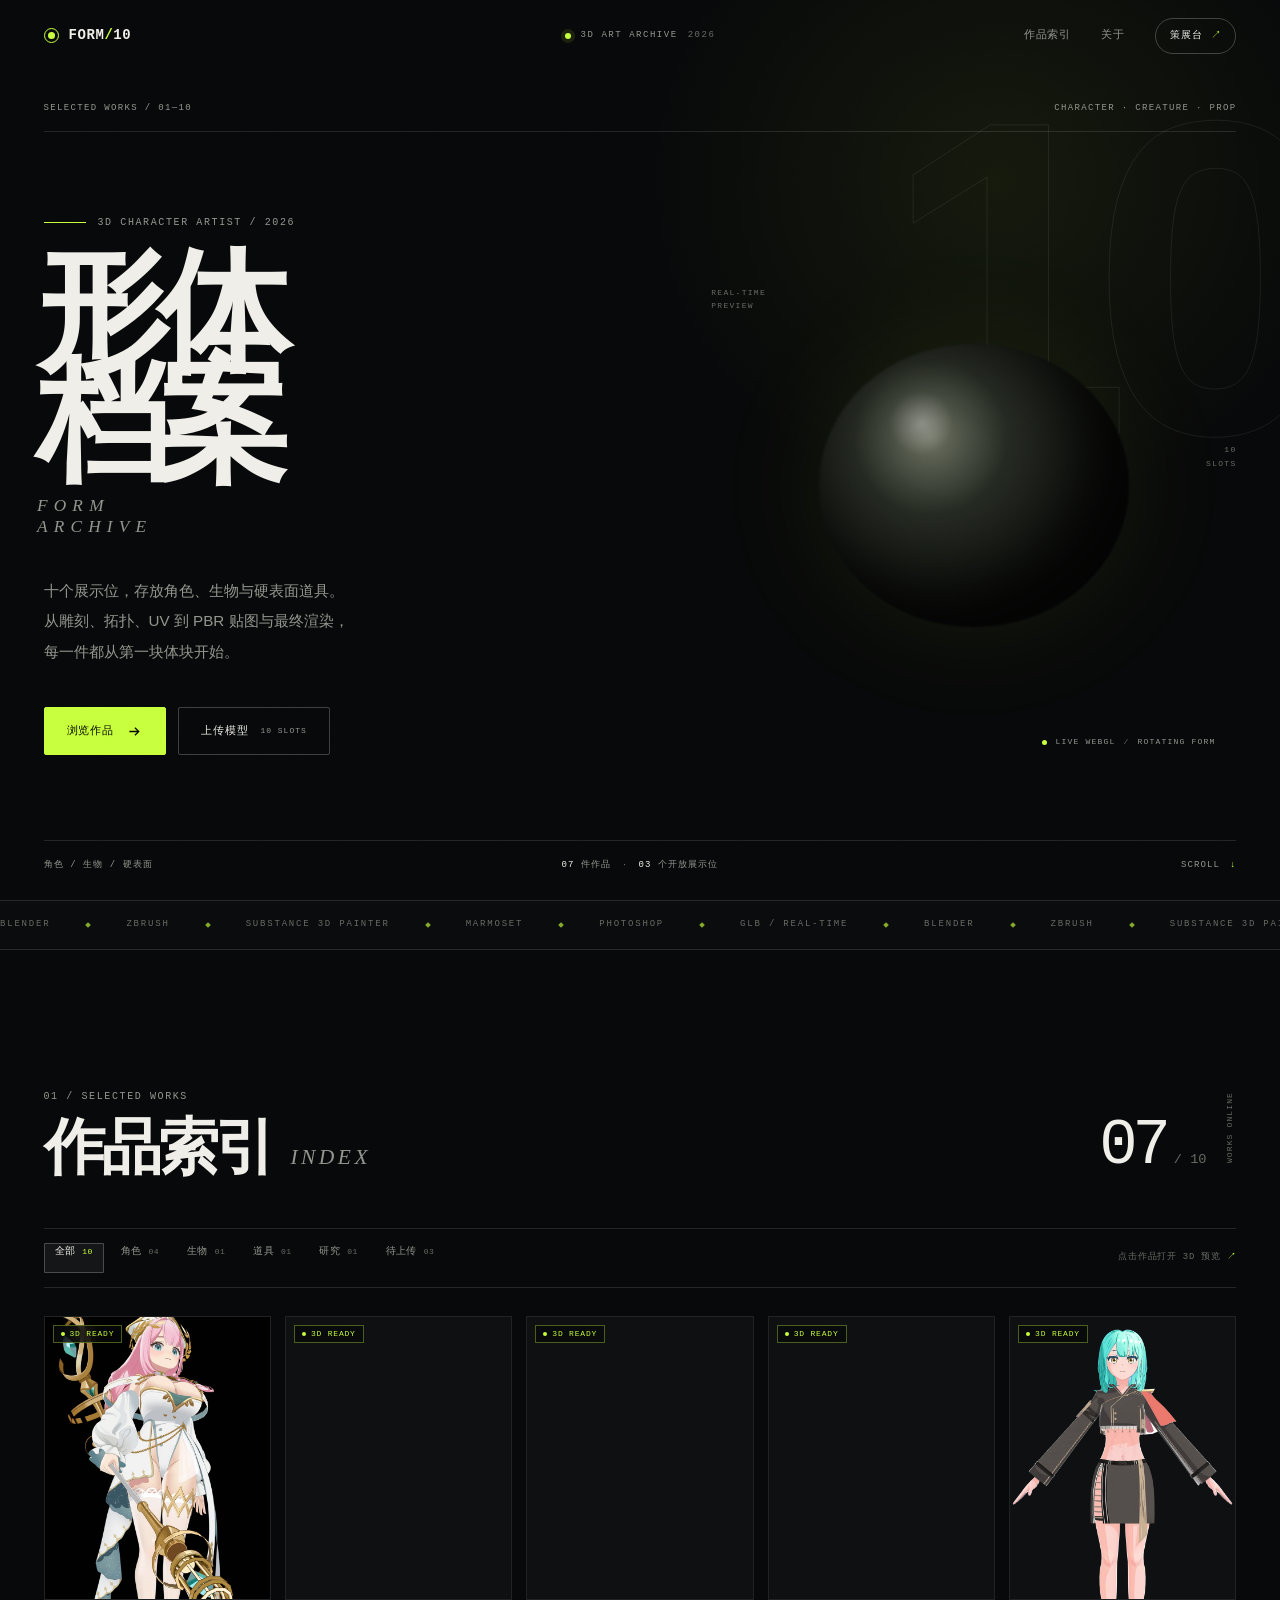
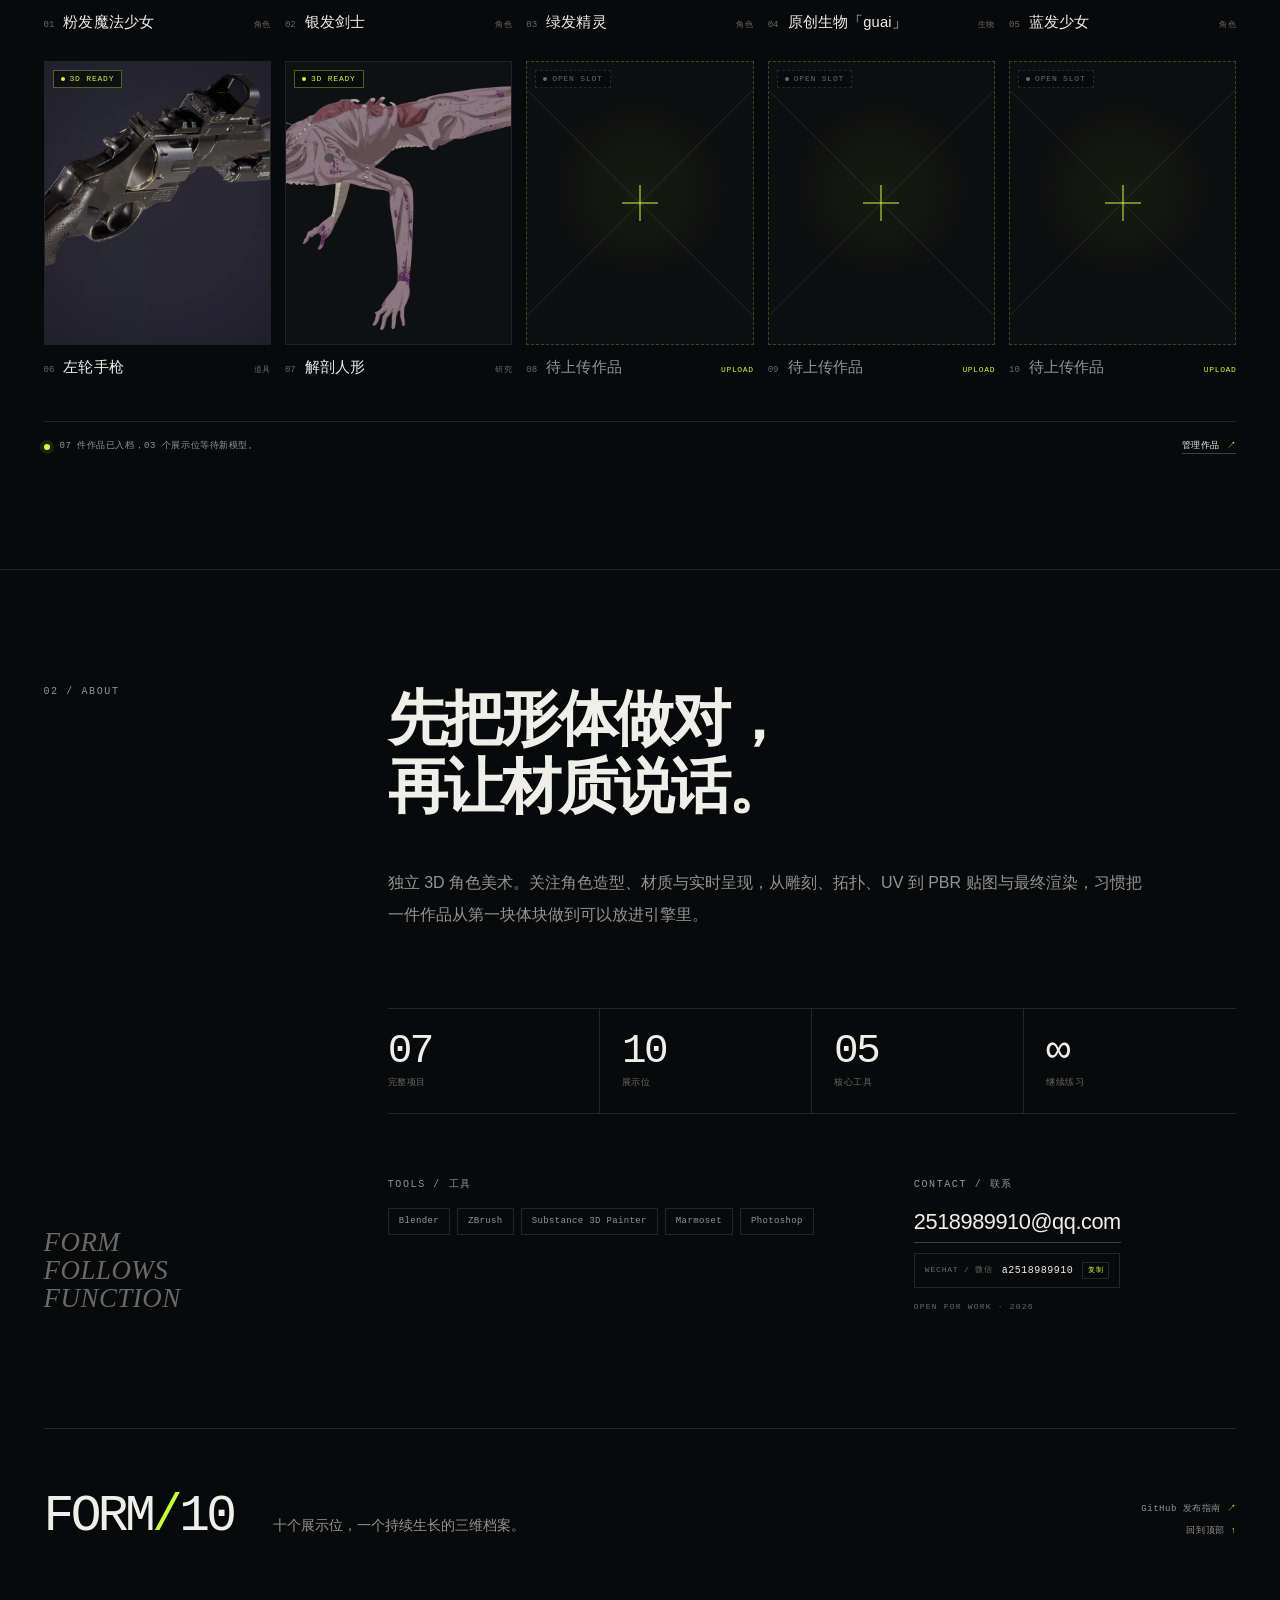
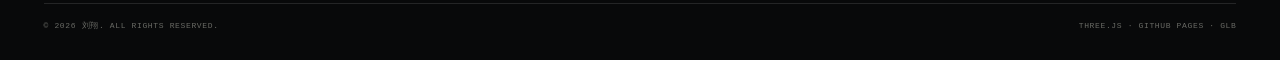
<file: index.html>
<!doctype html>
<html lang="zh-CN">
<head>
  <meta charset="utf-8">
  <meta name="viewport" content="width=device-width, initial-scale=1, viewport-fit=cover">
  <meta name="theme-color" content="#08090a">
  <title>形体档案 FORM / 10 — 3D 角色作品集</title>
  <meta name="description" content="3D 角色、生物与硬表面道具作品档案。十个展示位，支持 GLB 实时 3D 预览，适配电脑与手机操作。">
  <meta property="og:title" content="形体档案 FORM / 10">
  <meta property="og:description" content="3D 角色、生物与硬表面道具作品档案。十个展示位，支持实时 3D 预览。">
  <meta property="og:type" content="website">
  <meta property="og:image" content="assets/og-cover.jpg">
  <meta name="twitter:card" content="summary_large_image">
  <meta name="twitter:image" content="assets/og-cover.jpg">
  <link rel="icon" href="assets/favicon.svg" type="image/svg+xml">
  <link rel="stylesheet" href="css/base.css">
  <link rel="stylesheet" href="css/style.css">
  <link rel="stylesheet" href="css/viewer.css">
  <link rel="stylesheet" href="css/responsive.css">
  <script type="importmap">
    {
      "imports": {
        "three": "./vendor/three/three.module.js",
        "three/addons/": "./vendor/three/addons/"
      }
    }
  </script>
  <script src="vendor/jszip/jszip.min.js" defer></script>
  <script type="module" src="js/app.js"></script>
</head>
<body>
  <a class="skip-link" href="#index">跳到作品索引</a>
  <div class="grain" aria-hidden="true"></div>

  <header class="site-header" id="site-header">
    <a class="brand" href="#top" aria-label="FORM / 10 首页">
      <span class="brand-mark" aria-hidden="true"></span>
      <span class="brand-text">FORM<em>/</em>10</span>
    </a>
    <p class="header-note"><span class="status-dot"></span>3D ART ARCHIVE <span class="header-year">2026</span></p>
    <nav class="site-nav" aria-label="主导航">
      <a href="#index">作品索引</a>
      <a href="#about">关于</a>
      <button class="nav-curator" type="button" data-open-curator>策展台 <span aria-hidden="true">↗</span></button>
    </nav>
    <button class="mobile-curator" type="button" data-open-curator aria-label="打开策展台">
      <span>策展台</span><span aria-hidden="true">↗</span>
    </button>
  </header>

  <main id="top">
    <section class="hero" aria-labelledby="hero-title">
      <div class="hero-backdrop" aria-hidden="true">10</div>
      <div class="hero-rule">
        <p>SELECTED WORKS / 01—10</p>
        <p>CHARACTER · CREATURE · PROP</p>
      </div>

      <div class="hero-grid">
        <div class="hero-copy">
          <p class="eyebrow"><span class="eyebrow-line"></span>3D CHARACTER ARTIST / 2026</p>
          <h1 class="hero-title" id="hero-title">
            <span class="hero-title-cn">形体<br>档案</span>
            <span class="hero-title-en" aria-hidden="true">FORM<br>ARCHIVE</span>
          </h1>
          <p class="hero-lede">十个展示位，存放角色、生物与硬表面道具。<br>从雕刻、拓扑、UV 到 PBR 贴图与最终渲染，<br class="desktop-only">每一件都从第一块体块开始。</p>
          <div class="hero-actions">
            <a class="btn btn-solid" href="#index">
              <span>浏览作品</span>
              <svg viewBox="0 0 20 20" aria-hidden="true"><path d="M4 10h11M10.5 5.5 15 10l-4.5 4.5"/></svg>
            </a>
            <button class="btn btn-ghost" type="button" data-open-curator>
              <span>上传模型</span>
              <span class="btn-sup">10 SLOTS</span>
            </button>
          </div>
        </div>

        <div class="hero-visual-wrap">
          <div class="hero-visual" id="hero-visual" aria-hidden="true">
            <div class="hero-orb"></div>
          </div>
          <div class="hero-visual-meta">
            <span class="live-dot" aria-hidden="true"></span>
            <span>LIVE WEBGL</span>
            <span class="meta-slash">/</span>
            <span>ROTATING FORM</span>
          </div>
          <div class="hero-caption hero-caption-a">REAL-TIME<br>PREVIEW</div>
          <div class="hero-caption hero-caption-b">10<br>SLOTS</div>
        </div>
      </div>

      <div class="hero-foot">
        <p class="hero-foot-left">角色 / 生物 / 硬表面</p>
        <p class="hero-foot-mid"><strong>07</strong> 件作品 <span>·</span> <strong>03</strong> 个开放展示位</p>
        <a class="scroll-cue" href="#index"><span>SCROLL</span><span aria-hidden="true">↓</span></a>
      </div>
    </section>

    <div class="tool-strip" aria-label="使用软件">
      <div class="tool-strip-track">
        <span>BLENDER</span><i></i>
        <span>ZBRUSH</span><i></i>
        <span>SUBSTANCE 3D PAINTER</span><i></i>
        <span>MARMOSET</span><i></i>
        <span>PHOTOSHOP</span><i></i>
        <span>GLB / REAL-TIME</span><i></i>
        <span>BLENDER</span><i></i>
        <span>ZBRUSH</span><i></i>
        <span>SUBSTANCE 3D PAINTER</span><i></i>
        <span>MARMOSET</span><i></i>
        <span>PHOTOSHOP</span><i></i>
        <span>GLB / REAL-TIME</span><i></i>
      </div>
    </div>

    <section class="index-section" id="index" aria-labelledby="index-title">
      <div class="section-head">
        <div>
          <p class="section-kicker">01 / SELECTED WORKS</p>
          <h2 class="section-title" id="index-title">作品索引 <span>INDEX</span></h2>
        </div>
        <div class="index-count" aria-live="polite">
          <strong id="work-count">07</strong><span>/ 10</span>
          <small>WORKS ONLINE</small>
        </div>
      </div>

      <div class="index-toolbar">
        <div class="filters" role="group" aria-label="按类型筛选">
          <button class="filter is-active" type="button" data-filter="all" aria-pressed="true">全部 <span>10</span></button>
          <button class="filter" type="button" data-filter="character" aria-pressed="false">角色 <span>04</span></button>
          <button class="filter" type="button" data-filter="creature" aria-pressed="false">生物 <span>01</span></button>
          <button class="filter" type="button" data-filter="prop" aria-pressed="false">道具 <span>01</span></button>
          <button class="filter" type="button" data-filter="study" aria-pressed="false">研究 <span>01</span></button>
          <button class="filter" type="button" data-filter="open" aria-pressed="false">待上传 <span>03</span></button>
        </div>
        <p class="toolbar-note">点击作品打开 3D 预览 <span aria-hidden="true">↗</span></p>
      </div>

      <div class="works-grid" id="works-grid" aria-live="polite"></div>
      <noscript><p class="noscript">请启用 JavaScript 以查看作品。</p></noscript>

      <div class="index-foot">
        <p><span class="status-dot"></span> 07 件作品已入档，03 个展示位等待新模型。</p>
        <button class="text-link" type="button" data-open-curator>管理作品 <span aria-hidden="true">↗</span></button>
      </div>
    </section>

    <section class="about-section" id="about" aria-labelledby="about-title">
      <div class="about-side">
        <p class="section-kicker">02 / ABOUT</p>
        <p class="about-side-en">FORM FOLLOWS<br>FUNCTION</p>
      </div>
      <div class="about-main">
        <h2 class="about-title" id="about-title">先把形体做对，<br>再让材质说话。</h2>
        <p class="about-lead" id="about-statement">独立 3D 角色美术。关注角色造型、材质与实时呈现，从雕刻、拓扑、UV 到 PBR 贴图与最终渲染，习惯把一件作品从第一块体块做到可以放进引擎里。</p>
        <div class="about-stats">
          <div><strong>07</strong><span>完整项目</span></div>
          <div><strong>10</strong><span>展示位</span></div>
          <div><strong>05</strong><span>核心工具</span></div>
          <div><strong>∞</strong><span>继续练习</span></div>
        </div>
        <div class="about-bottom">
          <div class="about-tools">
            <p class="micro-label">TOOLS / 工具</p>
            <ul id="tools-list">
              <li>Blender</li><li>ZBrush</li><li>Substance 3D Painter</li><li>Marmoset</li><li>Photoshop</li>
            </ul>
          </div>
          <div class="about-contact">
            <p class="micro-label">CONTACT / 联系</p>
            <a id="contact-email" class="contact-link" href="mailto:2518989910@qq.com">2518989910@qq.com</a>
            <a id="contact-artstation" class="contact-secondary" href="#" target="_blank" rel="noreferrer" hidden>ARTSTATION <span aria-hidden="true">↗</span></a>
            <button id="contact-wechat" class="contact-wechat" type="button" hidden>
              <span class="contact-wechat-label">WECHAT / 微信</span>
              <b id="contact-wechat-id">a2518989910</b>
              <span class="contact-wechat-copy" aria-hidden="true">复制</span>
            </button>
            <p class="contact-note">OPEN FOR WORK · 2026</p>
          </div>
        </div>
      </div>
    </section>
  </main>

  <footer class="site-footer">
    <div class="footer-top">
      <p class="footer-brand">FORM<em>/</em>10</p>
      <p class="footer-line">十个展示位，一个持续生长的三维档案。</p>
      <div class="footer-links">
        <a href="guide.html">GitHub 发布指南 <span aria-hidden="true">↗</span></a>
        <a href="#top">回到顶部 <span aria-hidden="true">↑</span></a>
      </div>
    </div>
    <div class="footer-bottom">
      <p>© <span id="footer-year">2026</span> <span id="footer-artist">刘翔</span>. ALL RIGHTS RESERVED.</p>
      <p>THREE.JS · GITHUB PAGES · GLB</p>
    </div>
  </footer>

  <!-- ---------------------------------- 3D viewer ---------------------------------- -->
  <div class="viewer" id="viewer" role="dialog" aria-modal="true" aria-labelledby="viewer-title" aria-hidden="true">
    <div class="viewer-stage" id="viewer-stage">
      <img class="viewer-poster" id="viewer-poster" alt="">
      <div class="viewer-canvas-wrap" id="viewer-canvas-wrap"></div>
      <div class="viewer-loader" id="viewer-loader">
        <div class="loader-orb"><span></span><span></span><span></span></div>
        <p class="loader-label">LOADING MODEL</p>
        <p class="loader-percent" id="loader-percent">0%</p>
      </div>
      <div class="viewer-empty" id="viewer-empty" hidden>
        <div class="empty-icon" aria-hidden="true">
          <svg viewBox="0 0 48 48"><path d="M24 5 41 14.5v19L24 43 7 33.5v-19L24 5Z"/><path d="m7 14.5 17 9.8 17-9.8M24 24.3V43"/></svg>
        </div>
        <p class="micro-label" id="viewer-empty-kicker">NO 3D FILE YET</p>
        <h3 id="viewer-empty-title">这件作品还没有绑定 3D 模型</h3>
        <p id="viewer-empty-desc">上传 GLB / GLTF 后，这里会变成可实时旋转、平移和缩放的 3D 预览。</p>
        <div class="viewer-empty-actions">
          <button class="btn btn-solid btn-small" type="button" id="viewer-upload-btn">上传模型</button>
          <button class="btn btn-ghost btn-small" type="button" id="viewer-close-empty">返回作品</button>
        </div>
      </div>

      <div class="viewer-stage-top">
        <p class="viewer-stage-label"><span class="status-dot"></span> REAL-TIME VIEWER</p>
        <p class="viewer-stage-hint" id="viewer-mobile-hint">单指旋转 · 双指缩放</p>
      </div>

      <div class="viewer-controls-help" id="viewer-controls-help" aria-hidden="true">
        <div><span class="mouse-icon"><i></i></span><span><b>左键拖动</b>平移</span></div>
        <div><span class="mouse-icon mouse-icon--mid"><i></i></span><span><b>中键拖动</b>旋转</span></div>
        <div><span class="wheel-icon"></span><span><b>滚轮</b>缩放</span></div>
      </div>
    </div>

    <aside class="viewer-panel">
      <div class="viewer-panel-top">
        <p>ARCHIVE <span>/</span> <span id="viewer-no">01</span></p>
        <button class="viewer-close" id="viewer-close" type="button" aria-label="关闭 3D 预览">
          <svg viewBox="0 0 24 24" aria-hidden="true"><path d="m6 6 12 12M18 6 6 18"/></svg>
        </button>
      </div>

      <div class="viewer-info">
        <p class="viewer-role" id="viewer-role">3D 角色 / 风格化</p>
        <h2 class="viewer-title" id="viewer-title">粉发魔法少女</h2>
        <p class="viewer-subtitle" id="viewer-subtitle">Pink Mage</p>
        <p class="viewer-desc" id="viewer-desc"></p>
        <ul class="viewer-specs" id="viewer-specs"></ul>
        <div class="viewer-stats" id="viewer-stats" hidden>
          <div><span>FORMAT</span><strong id="stat-format">—</strong></div>
          <div><span>TRIS</span><strong id="stat-tris">—</strong></div>
          <div><span>MESHES</span><strong id="stat-mesh">—</strong></div>
          <div><span>SIZE</span><strong id="stat-size">—</strong></div>
        </div>
      </div>

      <div class="viewer-panel-bottom">
        <div class="viewer-actions">
          <button class="icon-btn" type="button" id="viewer-reset" title="重置视角 (R)">
            <svg viewBox="0 0 24 24" aria-hidden="true"><path d="M4 10a8 8 0 1 1 2.3 6.7M4 4v6h6"/></svg>
            <span>重置视角</span>
          </button>
          <button class="icon-btn" type="button" id="viewer-auto" aria-pressed="false" title="自动旋转">
            <svg viewBox="0 0 24 24" aria-hidden="true"><path d="M20 12a8 8 0 1 1-2.3-5.7M20 4v6h-6"/></svg>
            <span>自动旋转</span>
          </button>
          <button class="icon-btn" type="button" id="viewer-capture" title="截取当前视角作为封面" hidden>
            <svg viewBox="0 0 24 24" aria-hidden="true"><path d="M4 8h3l1.5-2h7L17 8h3v10H4V8Z"/><circle cx="12" cy="13" r="3.2"/></svg>
            <span>截取封面</span>
          </button>
          <button class="icon-btn" type="button" id="viewer-replace" title="更换模型">
            <svg viewBox="0 0 24 24" aria-hidden="true"><path d="M12 16V4M7 9l5-5 5 5M4 15v4a2 2 0 0 0 2 2h12a2 2 0 0 0 2-2v-4"/></svg>
            <span>更换模型</span>
          </button>
        </div>
        <p class="viewer-footnote" id="viewer-footnote">GLB · 实时渲染</p>
      </div>
    </aside>
  </div>

  <!-- ---------------------------------- curator ---------------------------------- -->
  <div class="modal" id="curator-modal" role="dialog" aria-modal="true" aria-labelledby="curator-title" aria-hidden="true">
    <div class="modal-backdrop" data-close-modal></div>
    <div class="modal-dialog curator-dialog">
      <div class="modal-head">
        <div>
          <p class="modal-kicker">CURATOR / 10 SLOTS</p>
          <h2 class="modal-title" id="curator-title">策展台</h2>
        </div>
        <button class="modal-close" type="button" data-close-modal aria-label="关闭策展台">
          <svg viewBox="0 0 24 24" aria-hidden="true"><path d="m6 6 12 12M18 6 6 18"/></svg>
        </button>
      </div>

      <p class="modal-intro">在这里把 3D 模型绑定到十个展示位。文件只保存在当前浏览器；要让访客看到，请导出发布包并上传到 GitHub。</p>

      <div class="curator-list" id="curator-list"></div>

      <div class="curator-foot">
        <div class="storage-meter">
          <div class="storage-meter-head"><span>本地占用</span><strong id="storage-size">—</strong></div>
          <div class="storage-bar"><i id="storage-bar-fill"></i></div>
          <p>建议单个 GLB ≤ 20MB，十个模型合计 ≤ 200MB。</p>
        </div>
        <div class="curator-foot-actions">
          <button class="btn btn-ghost btn-small" type="button" id="export-pack" disabled>
            <svg viewBox="0 0 20 20" aria-hidden="true"><path d="M10 3v9M6 8l4 4 4-4M4 14v3h12v-3"/></svg>
            导出发布包
          </button>
          <button class="text-link text-link--danger" type="button" id="clear-local" disabled>清空本地模型</button>
        </div>
      </div>
    </div>
  </div>

  <!-- ---------------------------------- upload ---------------------------------- -->
  <div class="modal" id="upload-modal" role="dialog" aria-modal="true" aria-labelledby="upload-title" aria-hidden="true">
    <div class="modal-backdrop" data-close-modal></div>
    <form class="modal-dialog upload-dialog" id="upload-form">
      <div class="modal-head">
        <div>
          <p class="modal-kicker">BIND MODEL / SLOT <span id="upload-slot-label">08</span></p>
          <h2 class="modal-title" id="upload-title">上传 3D 模型</h2>
        </div>
        <button class="modal-close" type="button" data-close-modal aria-label="关闭上传">
          <svg viewBox="0 0 24 24" aria-hidden="true"><path d="m6 6 12 12M18 6 6 18"/></svg>
        </button>
      </div>

      <div class="dropzone" id="dropzone">
        <input id="file-input" type="file" multiple accept=".glb,.gltf,.obj,.stl,.bin,.png,.jpg,.jpeg,.webp,.mtl" hidden>
        <input id="folder-input" type="file" multiple webkitdirectory directory hidden>
        <div class="dropzone-icon" aria-hidden="true">
          <svg viewBox="0 0 48 48"><path d="M24 5 41 14.5v19L24 43 7 33.5v-19L24 5Z"/><path d="m7 14.5 17 9.8 17-9.8M24 24.3V43"/></svg>
        </div>
        <p class="dropzone-title">把模型拖进来</p>
        <p class="dropzone-note">推荐单文件 <b>.GLB</b>；也支持 .GLTF / .OBJ / .STL<br>带贴图时请把整个文件夹一起拖入</p>
        <div class="dropzone-actions">
          <button class="btn btn-ghost btn-small" type="button" id="pick-files">选择文件</button>
          <button class="btn btn-ghost btn-small" type="button" id="pick-folder">选择文件夹</button>
        </div>
      </div>

      <div class="file-summary" id="file-summary" hidden>
        <div class="file-summary-head">
          <p><strong id="file-count">0</strong> 个文件 · <span id="file-total">0 MB</span></p>
          <button class="text-link" type="button" id="clear-files">重新选择</button>
        </div>
        <ul id="file-list"></ul>
      </div>

      <div class="form-grid">
        <label class="field">
          <span>作品名</span>
          <input id="field-title" name="title" type="text" maxlength="40" placeholder="例如：银发剑士" required>
        </label>
        <label class="field">
          <span>类型</span>
          <select id="field-category" name="category">
            <option value="character">角色 / CHARACTER</option>
            <option value="creature">生物 / CREATURE</option>
            <option value="prop">道具 / PROP</option>
            <option value="study">研究 / STUDY</option>
          </select>
        </label>
        <label class="field field-wide">
          <span>方向 / 角色描述</span>
          <input id="field-role" name="role" type="text" maxlength="50" placeholder="例如：3D 角色 / 风格化">
        </label>
        <label class="field field-wide" id="entry-field" hidden>
          <span>入口文件</span>
          <select id="field-entry" name="entry"></select>
        </label>
        <label class="field field-wide">
          <span>作品说明（可选）</span>
          <textarea id="field-description" name="description" rows="3" maxlength="280" placeholder="一句话说明这件作品的重点。"></textarea>
        </label>
        <label class="field field-wide field-cover">
          <span>封面图（可选）</span>
          <input id="field-cover" name="cover" type="file" accept="image/*">
          <small>不上传也没关系，加载模型后可以在查看器里“截取封面”。</small>
        </label>
      </div>

      <p class="form-error" id="form-error" role="alert" hidden></p>

      <div class="modal-actions">
        <p class="upload-limit-note">最多 10 个展示位 · 单文件建议 ≤ 20MB</p>
        <div>
          <button class="btn btn-ghost btn-small" type="button" data-close-modal>取消</button>
          <button class="btn btn-solid btn-small" type="submit" id="upload-submit">
            <span>保存到展示位</span>
            <svg viewBox="0 0 20 20" aria-hidden="true"><path d="M4 10h11M10.5 5.5 15 10l-4.5 4.5"/></svg>
          </button>
        </div>
      </div>
    </form>
  </div>

  <div class="toast-region" id="toast-region" aria-live="polite" aria-atomic="true"></div>

  <template id="work-card-template">
    <article class="work-card">
      <button class="work-card-button" type="button">
        <span class="work-thumb">
          <img class="work-cover" alt="" loading="lazy" decoding="async">
          <span class="work-thumb-fallback" aria-hidden="true"></span>
          <span class="work-badge"></span>
          <span class="work-hover">
            <span class="work-hover-label">OPEN ARCHIVE</span>
            <span class="work-hover-icon" aria-hidden="true">↗</span>
          </span>
        </span>
        <span class="work-meta">
          <span class="work-no"></span>
          <span class="work-name"></span>
          <span class="work-category"></span>
        </span>
      </button>
    </article>
  </template>
</body>
</html>
</file>
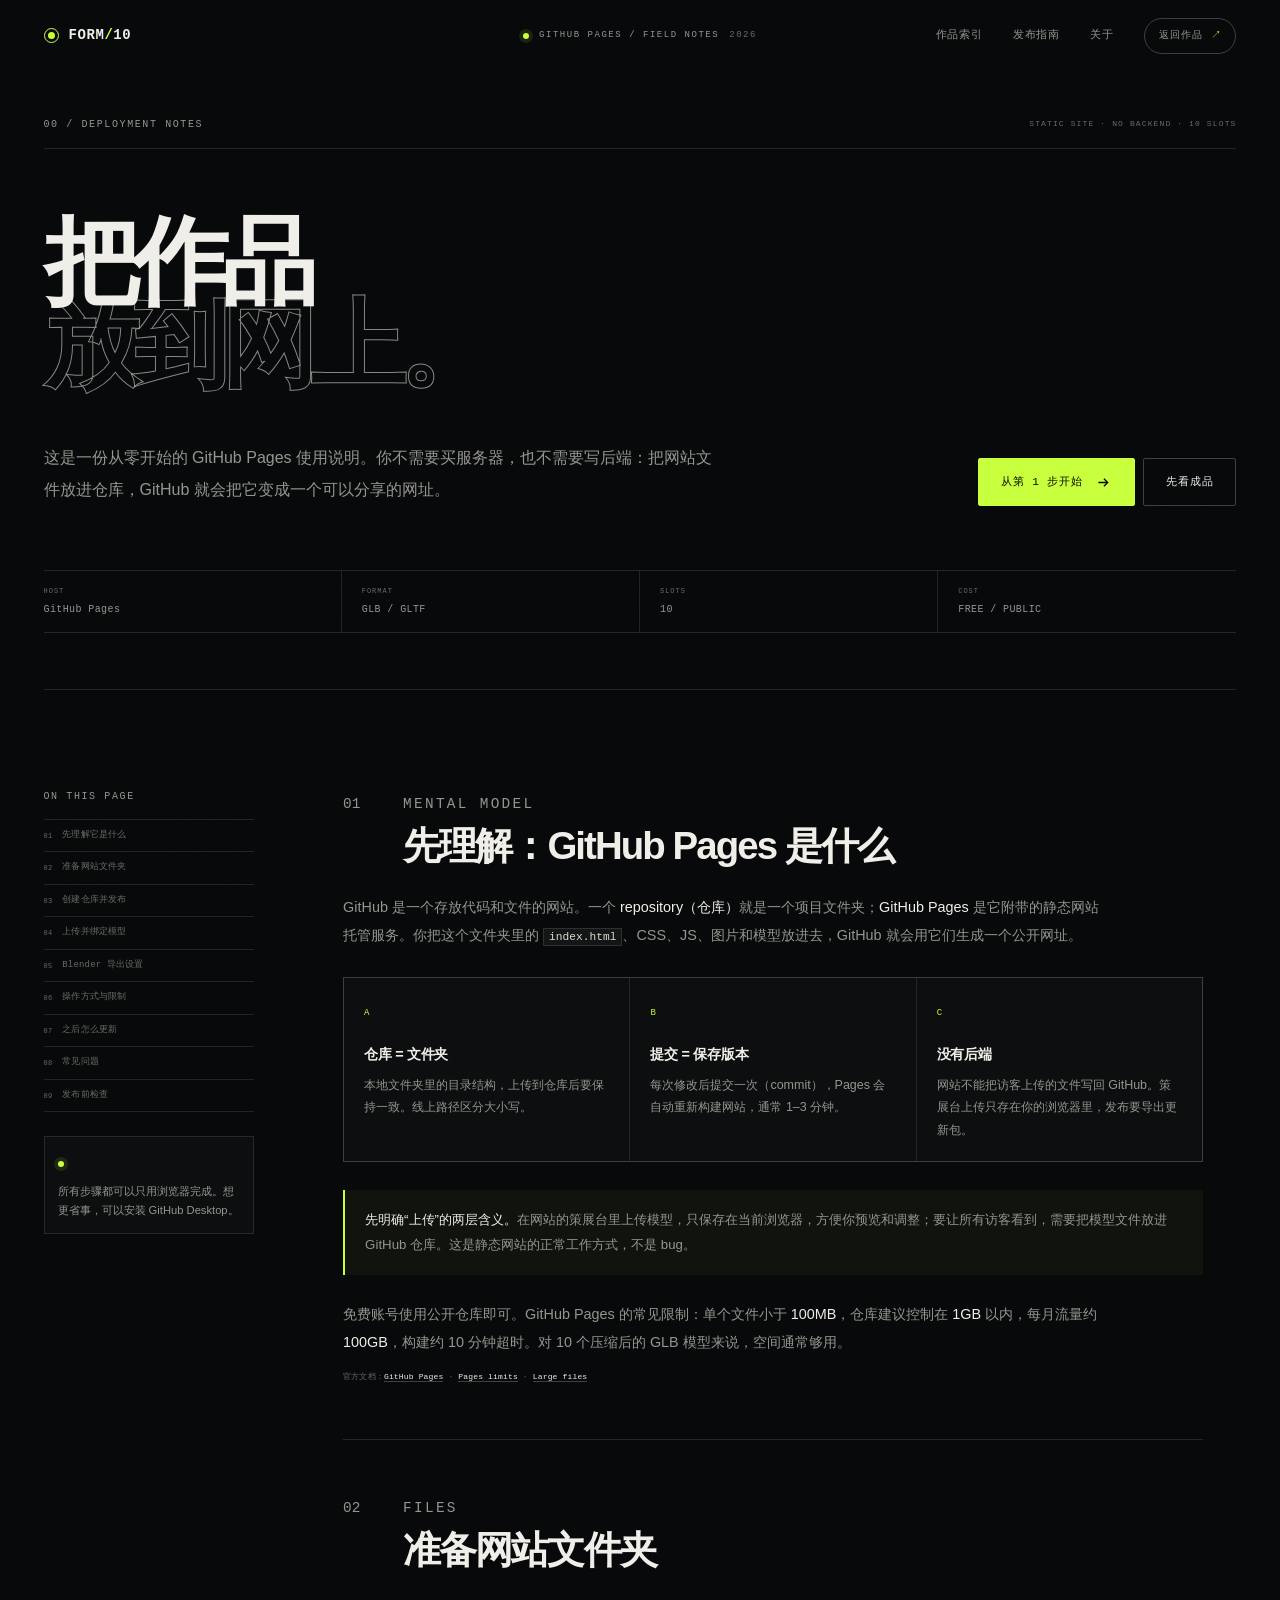
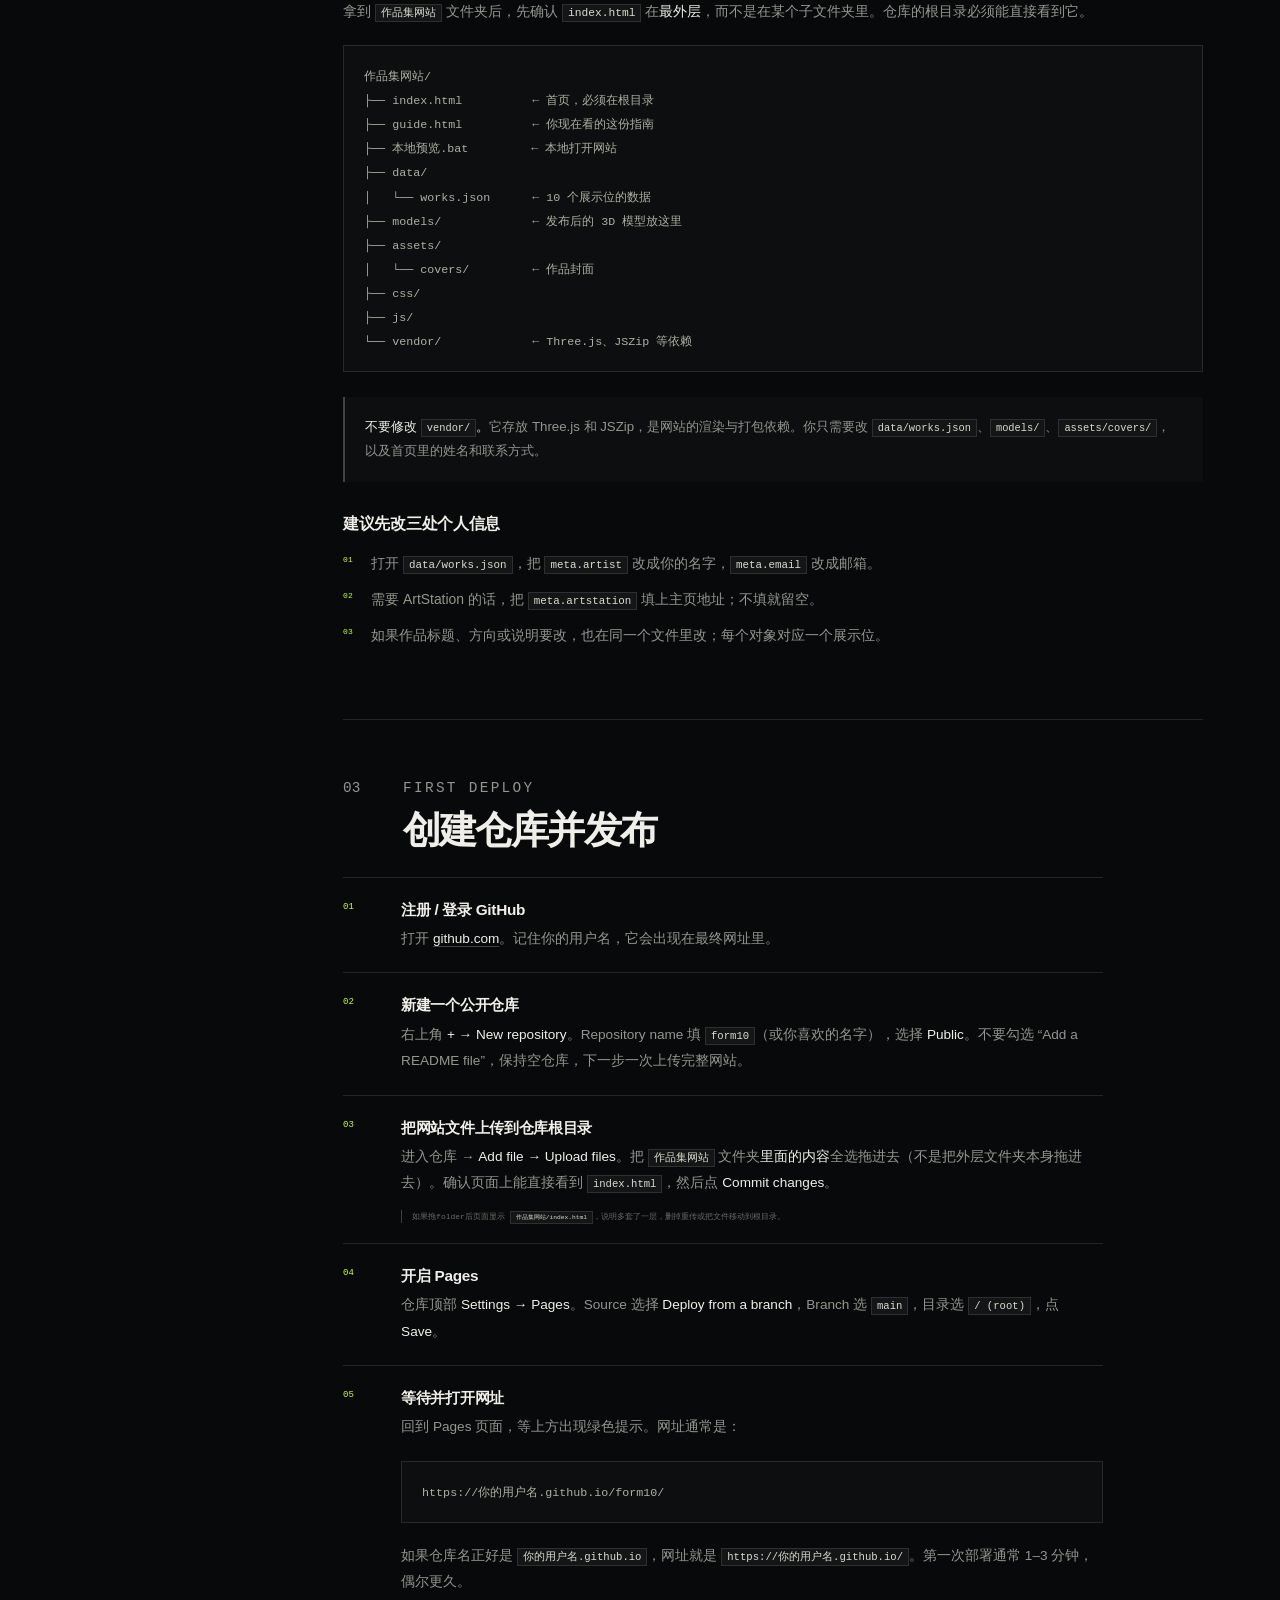
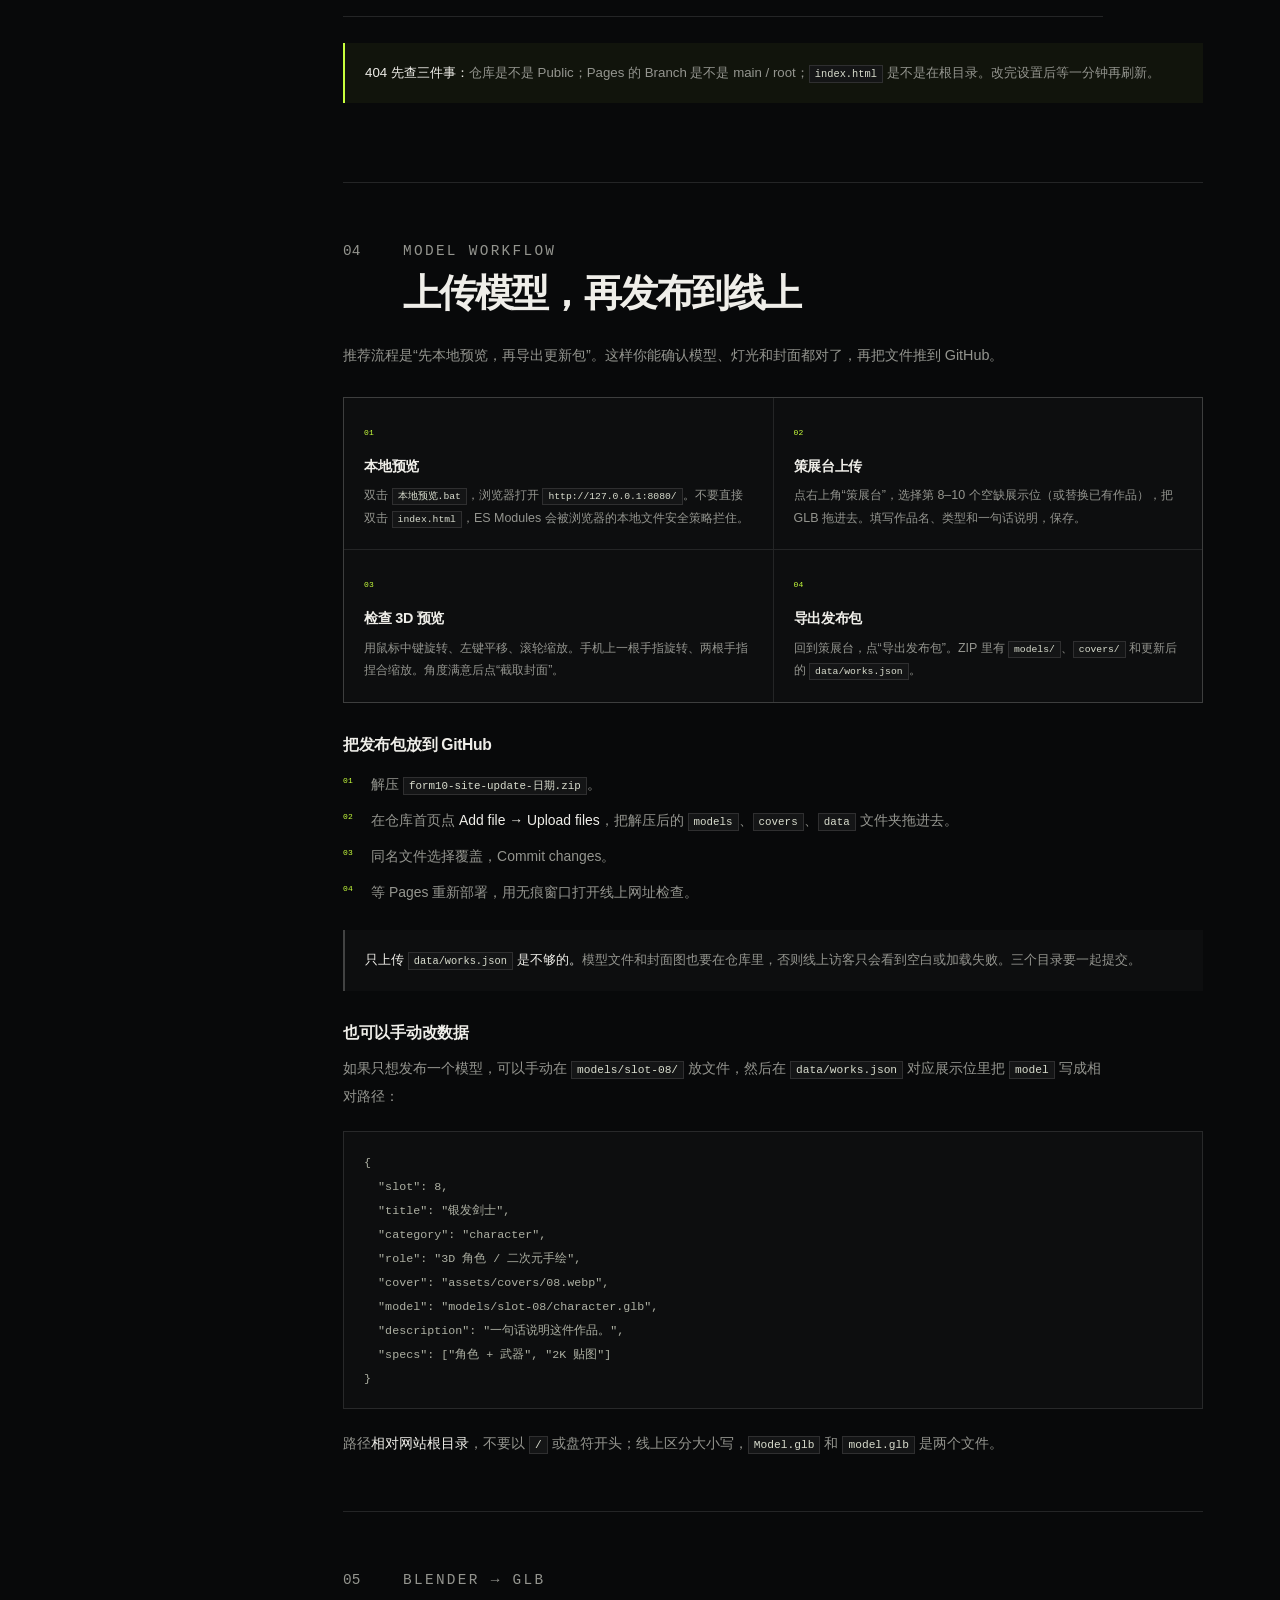
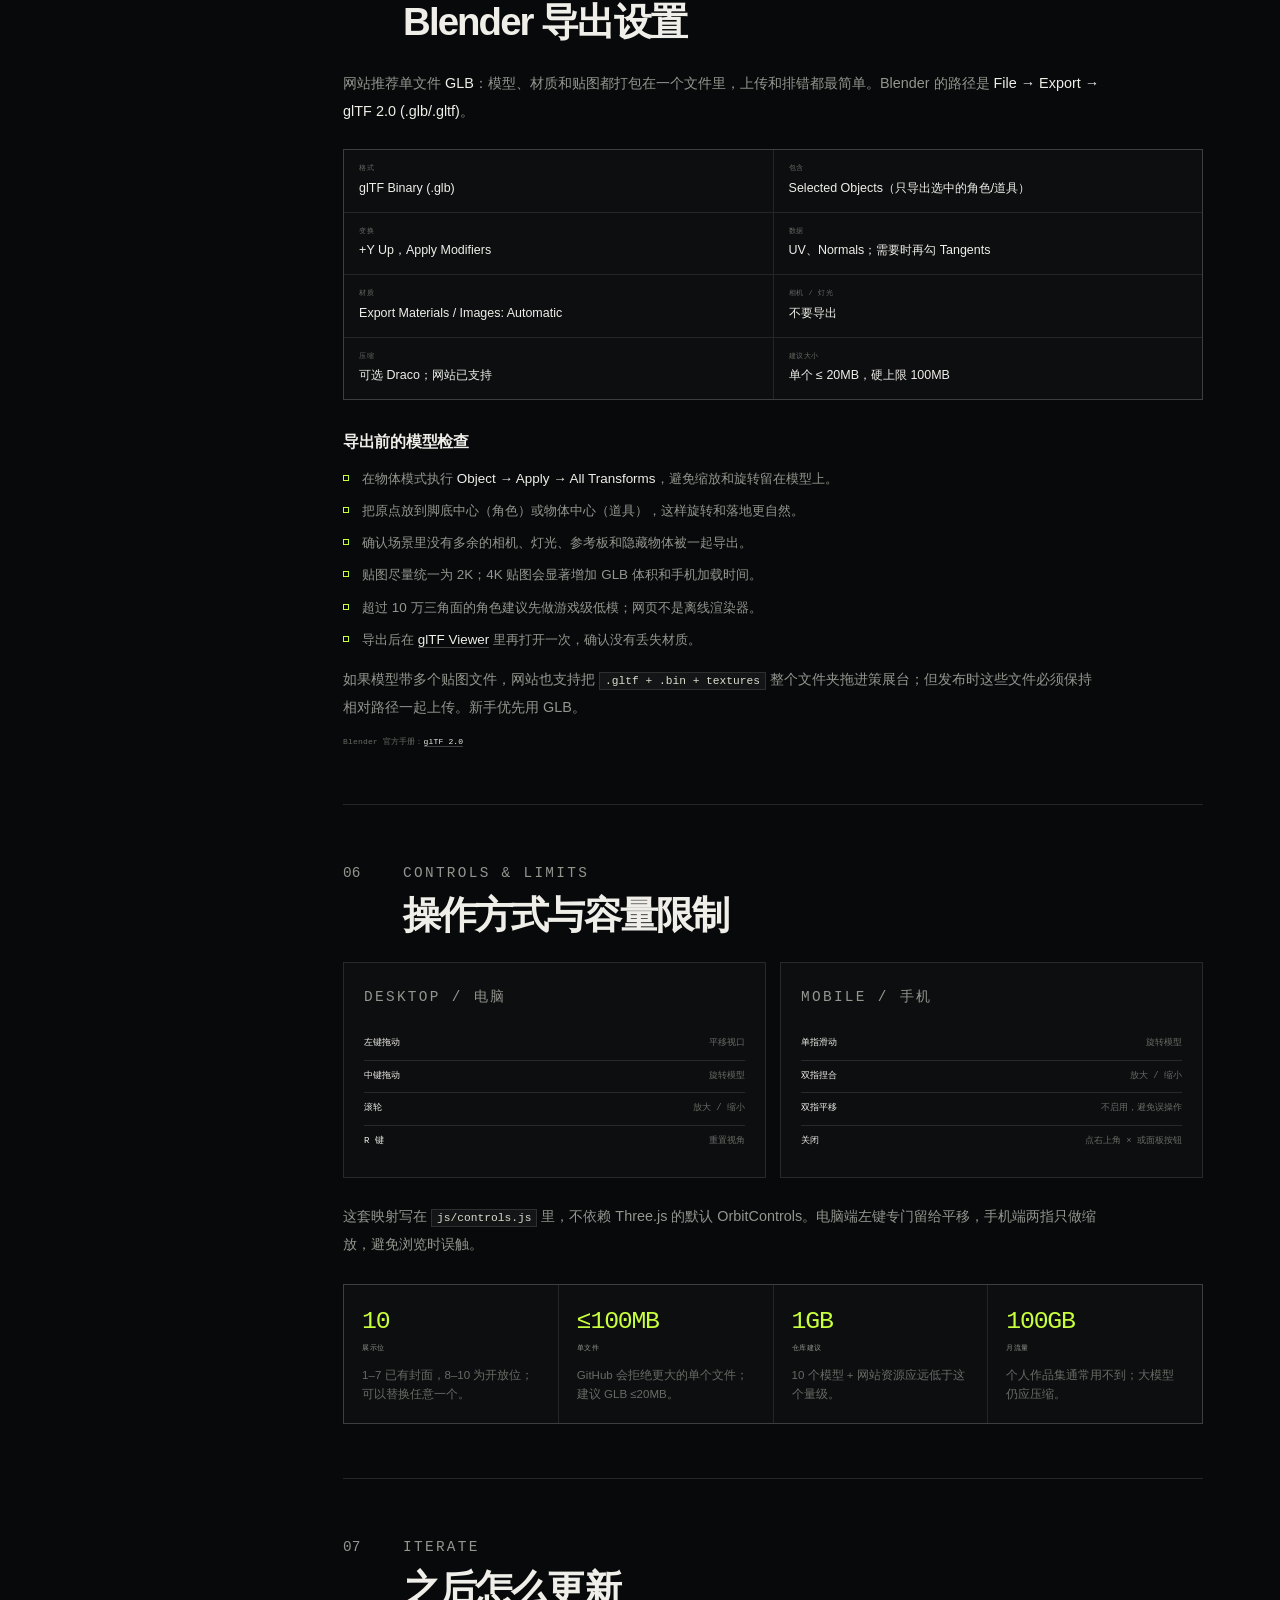
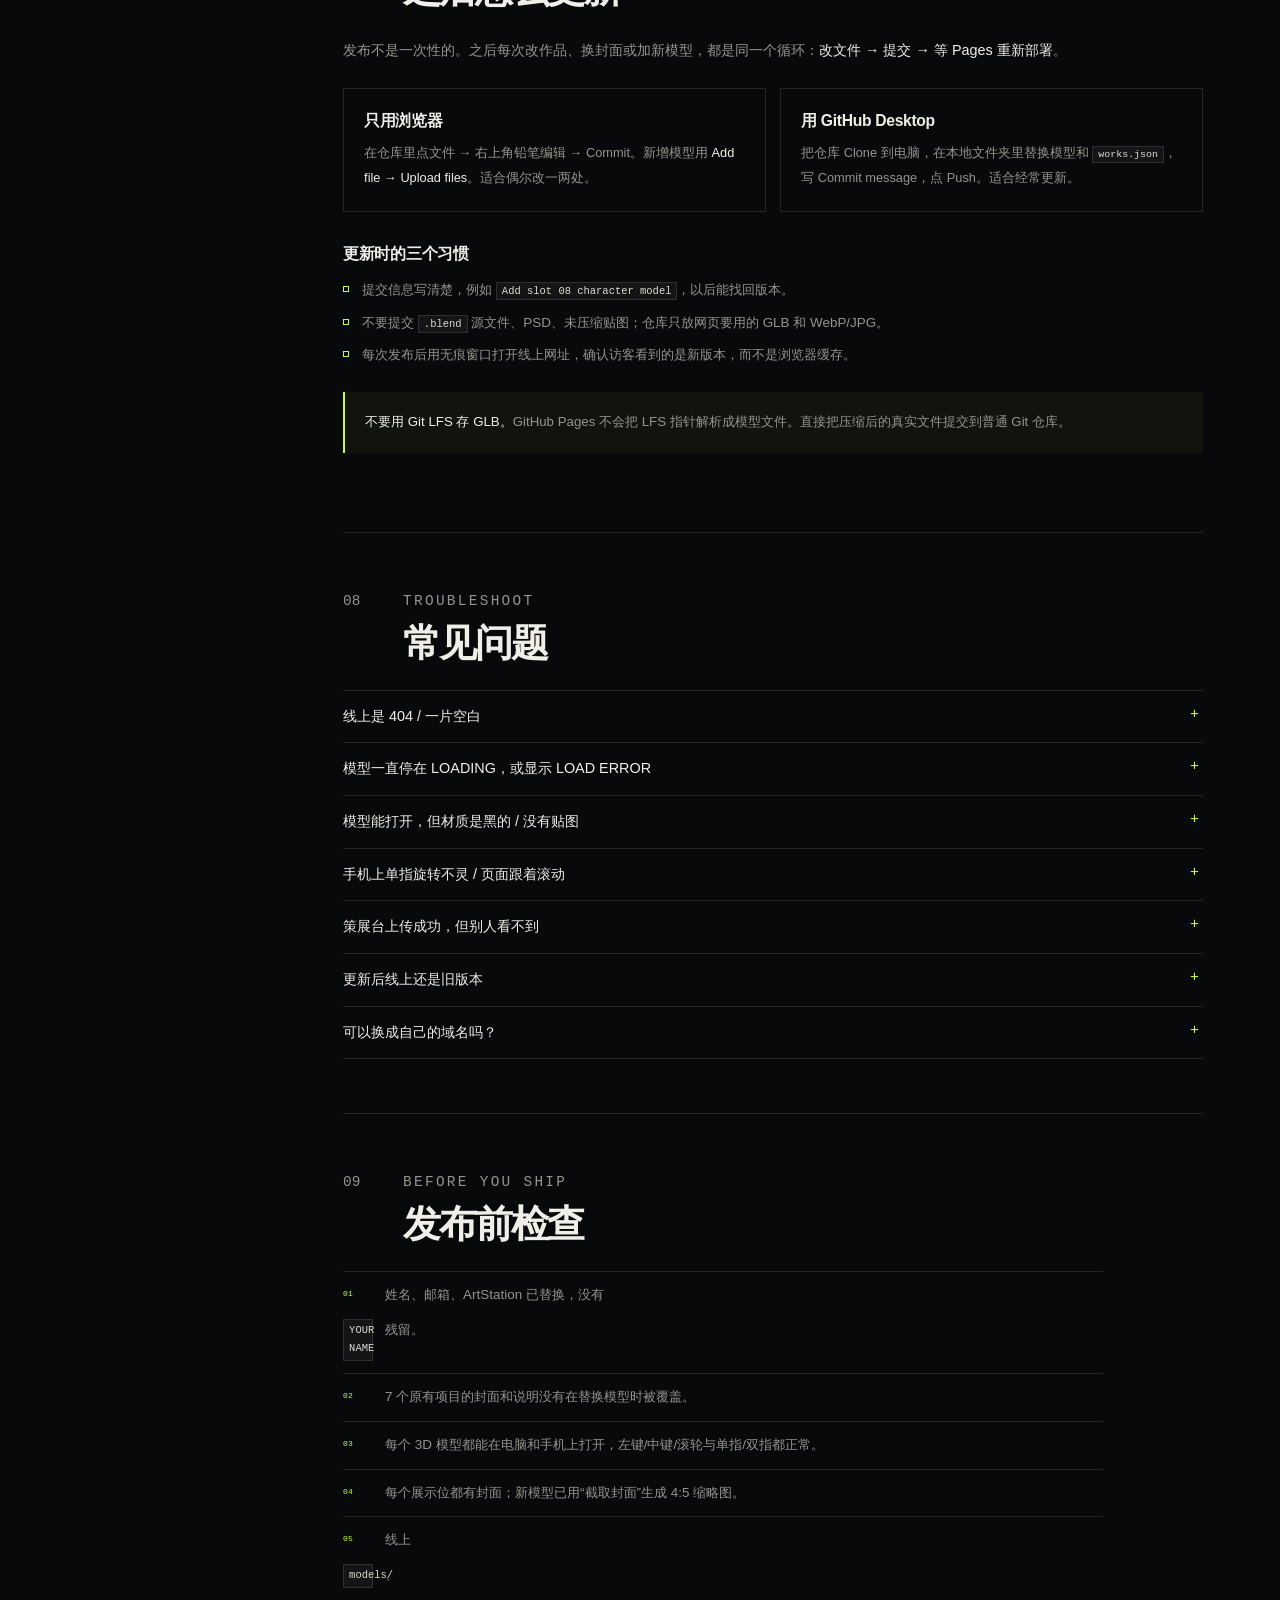
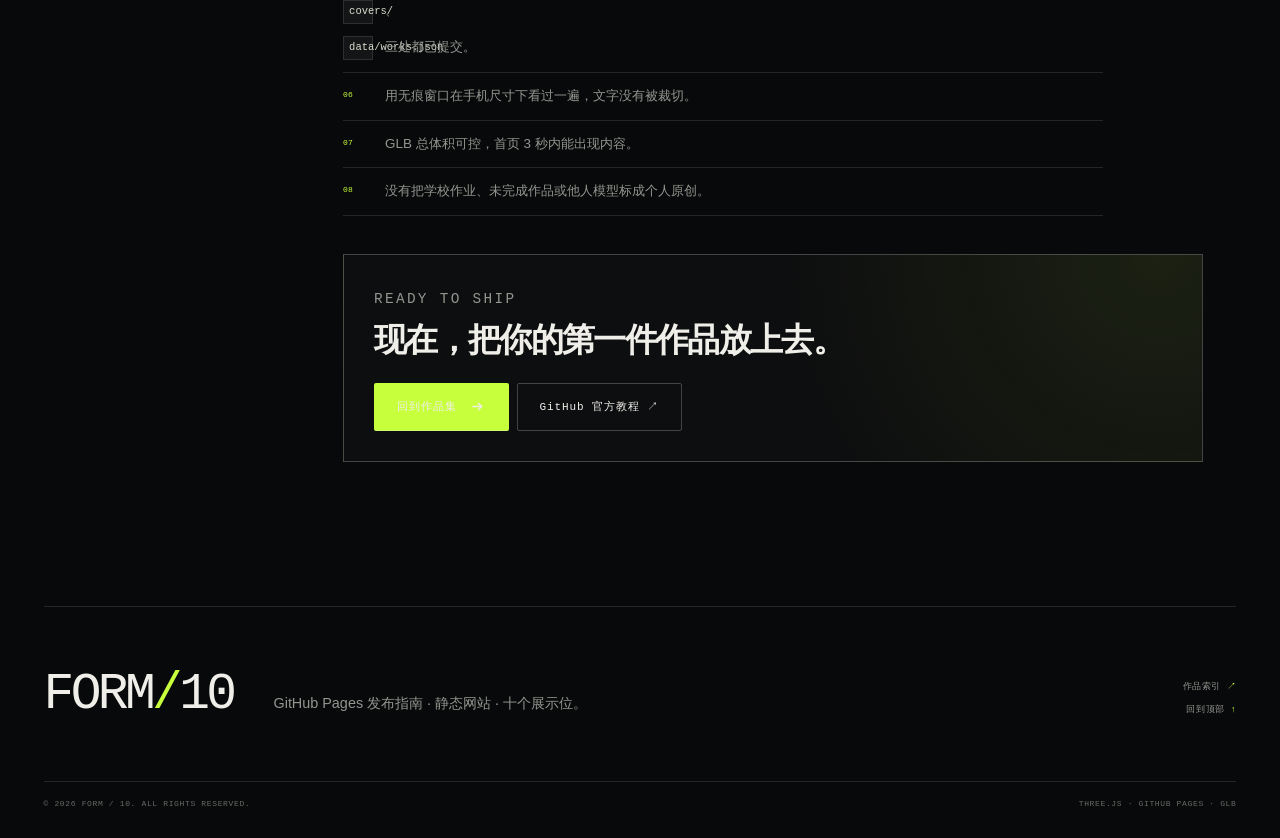
<file: guide.html>
<!doctype html>
<html lang="zh-CN">
<head>
  <meta charset="utf-8">
  <meta name="viewport" content="width=device-width, initial-scale=1, viewport-fit=cover">
  <meta name="theme-color" content="#08090a">
  <title>GitHub Pages 发布指南 — 形体档案 FORM / 10</title>
  <meta name="description" content="从零把 3D 作品集发布到 GitHub Pages：创建仓库、上传网站、导出 GLB、绑定模型和更新线上版本。">
  <meta property="og:title" content="GitHub Pages 发布指南 — FORM / 10">
  <meta property="og:description" content="从零把 3D 作品集发布到 GitHub Pages：创建仓库、上传网站、导出 GLB、绑定模型和更新线上版本。">
  <meta property="og:image" content="assets/og-cover.jpg">
  <meta name="twitter:card" content="summary_large_image">
  <link rel="icon" href="assets/favicon.svg" type="image/svg+xml">
  <link rel="stylesheet" href="css/base.css">
  <link rel="stylesheet" href="css/style.css">
  <link rel="stylesheet" href="css/viewer.css">
  <link rel="stylesheet" href="css/guide.css">
  <link rel="stylesheet" href="css/responsive.css">
</head>
<body class="guide-page">
  <a class="skip-link" href="#guide-content">跳到正文</a>
  <div class="grain" aria-hidden="true"></div>

  <header class="site-header" id="site-header">
    <a class="brand" href="index.html" aria-label="FORM / 10 首页">
      <span class="brand-mark" aria-hidden="true"></span>
      <span class="brand-text">FORM<em>/</em>10</span>
    </a>
    <p class="header-note"><span class="status-dot"></span>GITHUB PAGES / FIELD NOTES <span class="header-year">2026</span></p>
    <nav class="site-nav" aria-label="主导航">
      <a href="index.html">作品索引</a>
      <a href="#guide-content">发布指南</a>
      <a href="index.html#about">关于</a>
      <a class="nav-curator" href="index.html">返回作品 <span aria-hidden="true">↗</span></a>
    </nav>
    <a class="mobile-curator" href="index.html">返回作品 <span aria-hidden="true">↗</span></a>
  </header>

  <main class="guide-main" id="guide-content">
    <section class="guide-hero" aria-labelledby="guide-title">
      <div class="guide-hero-top">
        <p class="section-kicker">00 / DEPLOYMENT NOTES</p>
        <p class="guide-version">STATIC SITE · NO BACKEND · 10 SLOTS</p>
      </div>
      <h1 class="guide-title" id="guide-title">把作品<br><span>放到网上。</span></h1>
      <div class="guide-hero-bottom">
        <p class="guide-lede">这是一份从零开始的 GitHub Pages 使用说明。你不需要买服务器，也不需要写后端：把网站文件放进仓库，GitHub 就会把它变成一个可以分享的网址。</p>
        <div class="guide-hero-actions">
          <a class="btn btn-solid" href="#step-1"><span>从第 1 步开始</span><svg viewBox="0 0 20 20" aria-hidden="true"><path d="M4 10h11M10.5 5.5 15 10l-4.5 4.5"/></svg></a>
          <a class="btn btn-ghost" href="index.html">先看成品</a>
        </div>
      </div>
      <div class="guide-hero-meta">
        <div><span>HOST</span><strong>GitHub Pages</strong></div>
        <div><span>FORMAT</span><strong>GLB / GLTF</strong></div>
        <div><span>SLOTS</span><strong>10</strong></div>
        <div><span>COST</span><strong>FREE / PUBLIC</strong></div>
      </div>
    </section>

    <div class="guide-layout">
      <aside class="guide-toc" aria-label="目录">
        <p class="micro-label">ON THIS PAGE</p>
        <ol>
          <li><a href="#step-1"><span>01</span>先理解它是什么</a></li>
          <li><a href="#step-2"><span>02</span>准备网站文件夹</a></li>
          <li><a href="#step-3"><span>03</span>创建仓库并发布</a></li>
          <li><a href="#step-4"><span>04</span>上传并绑定模型</a></li>
          <li><a href="#step-5"><span>05</span>Blender 导出设置</a></li>
          <li><a href="#step-6"><span>06</span>操作方式与限制</a></li>
          <li><a href="#step-7"><span>07</span>之后怎么更新</a></li>
          <li><a href="#step-8"><span>08</span>常见问题</a></li>
          <li><a href="#step-9"><span>09</span>发布前检查</a></li>
        </ol>
        <div class="toc-note">
          <span class="status-dot"></span>
          <p>所有步骤都可以只用浏览器完成。想更省事，可以安装 GitHub Desktop。</p>
        </div>
      </aside>

      <article class="guide-article">
        <section class="guide-section" id="step-1">
          <div class="guide-section-head">
            <p class="guide-no">01</p>
            <div>
              <p class="section-kicker">MENTAL MODEL</p>
              <h2>先理解：GitHub Pages 是什么</h2>
            </div>
          </div>
          <p>GitHub 是一个存放代码和文件的网站。一个 <strong>repository（仓库）</strong>就是一个项目文件夹；<strong>GitHub Pages</strong> 是它附带的静态网站托管服务。你把这个文件夹里的 <code>index.html</code>、CSS、JS、图片和模型放进去，GitHub 就会用它们生成一个公开网址。</p>
          <div class="concept-grid">
            <div>
              <span class="concept-no">A</span>
              <h3>仓库 = 文件夹</h3>
              <p>本地文件夹里的目录结构，上传到仓库后要保持一致。线上路径区分大小写。</p>
            </div>
            <div>
              <span class="concept-no">B</span>
              <h3>提交 = 保存版本</h3>
              <p>每次修改后提交一次（commit），Pages 会自动重新构建网站，通常 1–3 分钟。</p>
            </div>
            <div>
              <span class="concept-no">C</span>
              <h3>没有后端</h3>
              <p>网站不能把访客上传的文件写回 GitHub。策展台上传只存在你的浏览器里，发布要导出更新包。</p>
            </div>
          </div>
          <div class="callout">
            <p><strong>先明确“上传”的两层含义。</strong>在网站的策展台里上传模型，只保存在当前浏览器，方便你预览和调整；要让所有访客看到，需要把模型文件放进 GitHub 仓库。这是静态网站的正常工作方式，不是 bug。</p>
          </div>
          <p>免费账号使用公开仓库即可。GitHub Pages 的常见限制：单个文件小于 <strong>100MB</strong>，仓库建议控制在 <strong>1GB</strong> 以内，每月流量约 <strong>100GB</strong>，构建约 10 分钟超时。对 10 个压缩后的 GLB 模型来说，空间通常够用。</p>
          <p class="source-line">官方文档：<a href="https://docs.github.com/en/pages" target="_blank" rel="noreferrer">GitHub Pages</a> · <a href="https://docs.github.com/en/pages/getting-started-with-github-pages/github-pages-limits" target="_blank" rel="noreferrer">Pages limits</a> · <a href="https://docs.github.com/en/repositories/working-with-files/managing-large-files/about-large-files-on-github" target="_blank" rel="noreferrer">Large files</a></p>
        </section>

        <section class="guide-section" id="step-2">
          <div class="guide-section-head">
            <p class="guide-no">02</p>
            <div>
              <p class="section-kicker">FILES</p>
              <h2>准备网站文件夹</h2>
            </div>
          </div>
          <p>拿到 <code>作品集网站</code> 文件夹后，先确认 <code>index.html</code> 在<strong>最外层</strong>，而不是在某个子文件夹里。仓库的根目录必须能直接看到它。</p>
          <pre><code>作品集网站/
├── index.html          ← 首页，必须在根目录
├── guide.html          ← 你现在看的这份指南
├── 本地预览.bat         ← 本地打开网站
├── data/
│   └── works.json      ← 10 个展示位的数据
├── models/             ← 发布后的 3D 模型放这里
├── assets/
│   └── covers/         ← 作品封面
├── css/
├── js/
└── vendor/             ← Three.js、JSZip 等依赖</code></pre>
          <div class="callout callout--soft">
            <p><strong>不要修改 <code>vendor/</code>。</strong>它存放 Three.js 和 JSZip，是网站的渲染与打包依赖。你只需要改 <code>data/works.json</code>、<code>models/</code>、<code>assets/covers/</code>，以及首页里的姓名和联系方式。</p>
          </div>
          <h3>建议先改三处个人信息</h3>
          <ol class="plain-list">
            <li>打开 <code>data/works.json</code>，把 <code>meta.artist</code> 改成你的名字，<code>meta.email</code> 改成邮箱。</li>
            <li>需要 ArtStation 的话，把 <code>meta.artstation</code> 填上主页地址；不填就留空。</li>
            <li>如果作品标题、方向或说明要改，也在同一个文件里改；每个对象对应一个展示位。</li>
          </ol>
        </section>

        <section class="guide-section" id="step-3">
          <div class="guide-section-head">
            <p class="guide-no">03</p>
            <div>
              <p class="section-kicker">FIRST DEPLOY</p>
              <h2>创建仓库并发布</h2>
            </div>
          </div>
          <ol class="step-list">
            <li>
              <div>
                <h3>注册 / 登录 GitHub</h3>
                <p>打开 <a href="https://github.com" target="_blank" rel="noreferrer">github.com</a>。记住你的用户名，它会出现在最终网址里。</p>
              </div>
            </li>
            <li>
              <div>
                <h3>新建一个公开仓库</h3>
                <p>右上角 <strong>+ → New repository</strong>。Repository name 填 <code>form10</code>（或你喜欢的名字），选择 <strong>Public</strong>。不要勾选 “Add a README file”，保持空仓库，下一步一次上传完整网站。</p>
              </div>
            </li>
            <li>
              <div>
                <h3>把网站文件上传到仓库根目录</h3>
                <p>进入仓库 → <strong>Add file → Upload files</strong>。把 <code>作品集网站</code> 文件夹<strong>里面的内容</strong>全选拖进去（不是把外层文件夹本身拖进去）。确认页面上能直接看到 <code>index.html</code>，然后点 <strong>Commit changes</strong>。</p>
                <p class="mini-note">如果拖folder后页面显示 <code>作品集网站/index.html</code>，说明多套了一层，删掉重传或把文件移动到根目录。</p>
              </div>
            </li>
            <li>
              <div>
                <h3>开启 Pages</h3>
                <p>仓库顶部 <strong>Settings → Pages</strong>。Source 选择 <strong>Deploy from a branch</strong>，Branch 选 <code>main</code>，目录选 <code>/ (root)</code>，点 <strong>Save</strong>。</p>
              </div>
            </li>
            <li>
              <div>
                <h3>等待并打开网址</h3>
                <p>回到 Pages 页面，等上方出现绿色提示。网址通常是：</p>
                <pre><code>https://你的用户名.github.io/form10/</code></pre>
                <p>如果仓库名正好是 <code>你的用户名.github.io</code>，网址就是 <code>https://你的用户名.github.io/</code>。第一次部署通常 1–3 分钟，偶尔更久。</p>
              </div>
            </li>
          </ol>
          <div class="callout">
            <p><strong>404 先查三件事：</strong>仓库是不是 Public；Pages 的 Branch 是不是 main / root；<code>index.html</code> 是不是在根目录。改完设置后等一分钟再刷新。</p>
          </div>
        </section>

        <section class="guide-section" id="step-4">
          <div class="guide-section-head">
            <p class="guide-no">04</p>
            <div>
              <p class="section-kicker">MODEL WORKFLOW</p>
              <h2>上传模型，再发布到线上</h2>
            </div>
          </div>
          <p>推荐流程是“先本地预览，再导出更新包”。这样你能确认模型、灯光和封面都对了，再把文件推到 GitHub。</p>
          <div class="workflow">
            <div class="workflow-step">
              <span>01</span>
              <h3>本地预览</h3>
              <p>双击 <code>本地预览.bat</code>，浏览器打开 <code>http://127.0.0.1:8080/</code>。不要直接双击 <code>index.html</code>，ES Modules 会被浏览器的本地文件安全策略拦住。</p>
            </div>
            <div class="workflow-step">
              <span>02</span>
              <h3>策展台上传</h3>
              <p>点右上角“策展台”，选择第 8–10 个空缺展示位（或替换已有作品），把 GLB 拖进去。填写作品名、类型和一句话说明，保存。</p>
            </div>
            <div class="workflow-step">
              <span>03</span>
              <h3>检查 3D 预览</h3>
              <p>用鼠标中键旋转、左键平移、滚轮缩放。手机上一根手指旋转、两根手指捏合缩放。角度满意后点“截取封面”。</p>
            </div>
            <div class="workflow-step">
              <span>04</span>
              <h3>导出发布包</h3>
              <p>回到策展台，点“导出发布包”。ZIP 里有 <code>models/</code>、<code>covers/</code> 和更新后的 <code>data/works.json</code>。</p>
            </div>
          </div>
          <h3>把发布包放到 GitHub</h3>
          <ol class="plain-list">
            <li>解压 <code>form10-site-update-日期.zip</code>。</li>
            <li>在仓库首页点 <strong>Add file → Upload files</strong>，把解压后的 <code>models</code>、<code>covers</code>、<code>data</code> 文件夹拖进去。</li>
            <li>同名文件选择覆盖，Commit changes。</li>
            <li>等 Pages 重新部署，用无痕窗口打开线上网址检查。</li>
          </ol>
          <div class="callout callout--soft">
            <p><strong>只上传 <code>data/works.json</code> 是不够的。</strong>模型文件和封面图也要在仓库里，否则线上访客只会看到空白或加载失败。三个目录要一起提交。</p>
          </div>
          <h3>也可以手动改数据</h3>
          <p>如果只想发布一个模型，可以手动在 <code>models/slot-08/</code> 放文件，然后在 <code>data/works.json</code> 对应展示位里把 <code>model</code> 写成相对路径：</p>
          <pre><code>{
  "slot": 8,
  "title": "银发剑士",
  "category": "character",
  "role": "3D 角色 / 二次元手绘",
  "cover": "assets/covers/08.webp",
  "model": "models/slot-08/character.glb",
  "description": "一句话说明这件作品。",
  "specs": ["角色 + 武器", "2K 贴图"]
}</code></pre>
          <p>路径<strong>相对网站根目录</strong>，不要以 <code>/</code> 或盘符开头；线上区分大小写，<code>Model.glb</code> 和 <code>model.glb</code> 是两个文件。</p>
        </section>

        <section class="guide-section" id="step-5">
          <div class="guide-section-head">
            <p class="guide-no">05</p>
            <div>
              <p class="section-kicker">BLENDER → GLB</p>
              <h2>Blender 导出设置</h2>
            </div>
          </div>
          <p>网站推荐单文件 <strong>GLB</strong>：模型、材质和贴图都打包在一个文件里，上传和排错都最简单。Blender 的路径是 <strong>File → Export → glTF 2.0 (.glb/.gltf)</strong>。</p>
          <div class="settings-table">
            <div><span>格式</span><strong>glTF Binary (.glb)</strong></div>
            <div><span>包含</span><strong>Selected Objects（只导出选中的角色/道具）</strong></div>
            <div><span>变换</span><strong>+Y Up，Apply Modifiers</strong></div>
            <div><span>数据</span><strong>UV、Normals；需要时再勾 Tangents</strong></div>
            <div><span>材质</span><strong>Export Materials / Images: Automatic</strong></div>
            <div><span>相机 / 灯光</span><strong>不要导出</strong></div>
            <div><span>压缩</span><strong>可选 Draco；网站已支持</strong></div>
            <div><span>建议大小</span><strong>单个 ≤ 20MB，硬上限 100MB</strong></div>
          </div>
          <h3>导出前的模型检查</h3>
          <ul class="check-list">
            <li>在物体模式执行 <strong>Object → Apply → All Transforms</strong>，避免缩放和旋转留在模型上。</li>
            <li>把原点放到脚底中心（角色）或物体中心（道具），这样旋转和落地更自然。</li>
            <li>确认场景里没有多余的相机、灯光、参考板和隐藏物体被一起导出。</li>
            <li>贴图尽量统一为 2K；4K 贴图会显著增加 GLB 体积和手机加载时间。</li>
            <li>超过 10 万三角面的角色建议先做游戏级低模；网页不是离线渲染器。</li>
            <li>导出后在 <a href="https://gltf-viewer.donmccurdy.com/" target="_blank" rel="noreferrer">glTF Viewer</a> 里再打开一次，确认没有丢失材质。</li>
          </ul>
          <p>如果模型带多个贴图文件，网站也支持把 <code>.gltf + .bin + textures</code> 整个文件夹拖进策展台；但发布时这些文件必须保持相对路径一起上传。新手优先用 GLB。</p>
          <p class="source-line">Blender 官方手册：<a href="https://docs.blender.org/manual/en/latest/addons/import_export/scene_gltf2.html" target="_blank" rel="noreferrer">glTF 2.0</a></p>
        </section>

        <section class="guide-section" id="step-6">
          <div class="guide-section-head">
            <p class="guide-no">06</p>
            <div>
              <p class="section-kicker">CONTROLS &amp; LIMITS</p>
              <h2>操作方式与容量限制</h2>
            </div>
          </div>
          <div class="controls-grid">
            <div class="control-block">
              <p class="micro-label">DESKTOP / 电脑</p>
              <dl>
                <div><dt>左键拖动</dt><dd>平移视口</dd></div>
                <div><dt>中键拖动</dt><dd>旋转模型</dd></div>
                <div><dt>滚轮</dt><dd>放大 / 缩小</dd></div>
                <div><dt>R 键</dt><dd>重置视角</dd></div>
              </dl>
            </div>
            <div class="control-block">
              <p class="micro-label">MOBILE / 手机</p>
              <dl>
                <div><dt>单指滑动</dt><dd>旋转模型</dd></div>
                <div><dt>双指捏合</dt><dd>放大 / 缩小</dd></div>
                <div><dt>双指平移</dt><dd>不启用，避免误操作</dd></div>
                <div><dt>关闭</dt><dd>点右上角 × 或面板按钮</dd></div>
              </dl>
            </div>
          </div>
          <p>这套映射写在 <code>js/controls.js</code> 里，不依赖 Three.js 的默认 OrbitControls。电脑端左键专门留给平移，手机端两指只做缩放，避免浏览时误触。</p>
          <div class="limit-grid">
            <div><strong>10</strong><span>展示位</span><p>1–7 已有封面，8–10 为开放位；可以替换任意一个。</p></div>
            <div><strong>≤100MB</strong><span>单文件</span><p>GitHub 会拒绝更大的单个文件；建议 GLB ≤20MB。</p></div>
            <div><strong>1GB</strong><span>仓库建议</span><p>10 个模型 + 网站资源应远低于这个量级。</p></div>
            <div><strong>100GB</strong><span>月流量</span><p>个人作品集通常用不到；大模型仍应压缩。</p></div>
          </div>
        </section>

        <section class="guide-section" id="step-7">
          <div class="guide-section-head">
            <p class="guide-no">07</p>
            <div>
              <p class="section-kicker">ITERATE</p>
              <h2>之后怎么更新</h2>
            </div>
          </div>
          <p>发布不是一次性的。之后每次改作品、换封面或加新模型，都是同一个循环：<strong>改文件 → 提交 → 等 Pages 重新部署</strong>。</p>
          <div class="update-compare">
            <div>
              <h3>只用浏览器</h3>
              <p>在仓库里点文件 → 右上角铅笔编辑 → Commit。新增模型用 <strong>Add file → Upload files</strong>。适合偶尔改一两处。</p>
            </div>
            <div>
              <h3>用 GitHub Desktop</h3>
              <p>把仓库 Clone 到电脑，在本地文件夹里替换模型和 <code>works.json</code>，写 Commit message，点 Push。适合经常更新。</p>
            </div>
          </div>
          <h3>更新时的三个习惯</h3>
          <ul class="check-list">
            <li>提交信息写清楚，例如 <code>Add slot 08 character model</code>，以后能找回版本。</li>
            <li>不要提交 <code>.blend</code> 源文件、PSD、未压缩贴图；仓库只放网页要用的 GLB 和 WebP/JPG。</li>
            <li>每次发布后用无痕窗口打开线上网址，确认访客看到的是新版本，而不是浏览器缓存。</li>
          </ul>
          <div class="callout">
            <p><strong>不要用 Git LFS 存 GLB。</strong>GitHub Pages 不会把 LFS 指针解析成模型文件。直接把压缩后的真实文件提交到普通 Git 仓库。</p>
          </div>
        </section>

        <section class="guide-section" id="step-8">
          <div class="guide-section-head">
            <p class="guide-no">08</p>
            <div>
              <p class="section-kicker">TROUBLESHOOT</p>
              <h2>常见问题</h2>
            </div>
          </div>
          <div class="faq">
            <details>
              <summary>线上是 404 / 一片空白</summary>
              <p>先确认仓库是 Public、Pages 的 Branch 是 main / root、<code>index.html</code> 在根目录。按 F12 看 Console 和 Network：如果 <code>js/app.js</code> 或 <code>data/works.json</code> 404，通常是路径大小写或多套了一层文件夹。</p>
            </details>
            <details>
              <summary>模型一直停在 LOADING，或显示 LOAD ERROR</summary>
              <p>优先换成单文件 GLB；确认 <code>data/works.json</code> 里的 <code>model</code> 路径和仓库中的文件完全一致；确认文件小于 100MB。带外部贴图的 GLTF 必须把 <code>.bin</code> 和 textures 一起上传，并保持相对目录。</p>
            </details>
            <details>
              <summary>模型能打开，但材质是黑的 / 没有贴图</summary>
              <p>多数是 GLTF 的外部贴图路径断了，或导出时没有打包图片。回到 Blender 重新导出 GLB，Images 选择 Automatic，确认贴图节点使用的是图片文件而不是程序纹理。</p>
            </details>
            <details>
              <summary>手机上单指旋转不灵 / 页面跟着滚动</summary>
              <p>预览器的画布已经设置 <code>touch-action: none</code>。如果仍然冲突，确认你点的是模型画布而不是下方信息面板；页面本身在查看器打开时是锁定滚动的。</p>
            </details>
            <details>
              <summary>策展台上传成功，但别人看不到</summary>
              <p>这是正常的。策展台的文件存在浏览器的 IndexedDB 里，只对你当前这台设备可见。点“导出发布包”，把 <code>models/</code>、<code>covers/</code>、<code>data/works.json</code> 提交到 GitHub 后，访客才能看到。</p>
            </details>
            <details>
              <summary>更新后线上还是旧版本</summary>
              <p>打开仓库的 <strong>Actions</strong> 看 Pages 部署是否完成；用无痕窗口或强制刷新（Ctrl/Cmd + Shift + R）。GitHub CDN 可能有几分钟缓存。</p>
            </details>
            <details>
              <summary>可以换成自己的域名吗？</summary>
              <p>可以。Settings → Pages → Custom domain 填入域名，再按 GitHub 提示配置 DNS。个人作品集用 <code>username.github.io</code> 已经足够，先不必折腾域名。</p>
            </details>
          </div>
        </section>

        <section class="guide-section" id="step-9">
          <div class="guide-section-head">
            <p class="guide-no">09</p>
            <div>
              <p class="section-kicker">BEFORE YOU SHIP</p>
              <h2>发布前检查</h2>
            </div>
          </div>
          <ul class="final-checklist">
            <li><span>01</span>姓名、邮箱、ArtStation 已替换，没有 <code>YOUR NAME</code> 残留。</li>
            <li><span>02</span>7 个原有项目的封面和说明没有在替换模型时被覆盖。</li>
            <li><span>03</span>每个 3D 模型都能在电脑和手机上打开，左键/中键/滚轮与单指/双指都正常。</li>
            <li><span>04</span>每个展示位都有封面；新模型已用“截取封面”生成 4:5 缩略图。</li>
            <li><span>05</span>线上 <code>models/</code>、<code>covers/</code>、<code>data/works.json</code> 三处都已提交。</li>
            <li><span>06</span>用无痕窗口在手机尺寸下看过一遍，文字没有被裁切。</li>
            <li><span>07</span>GLB 总体积可控，首页 3 秒内能出现内容。</li>
            <li><span>08</span>没有把学校作业、未完成作品或他人模型标成个人原创。</li>
          </ul>
          <div class="guide-end">
            <p class="section-kicker">READY TO SHIP</p>
            <h2>现在，把你的第一件作品放上去。</h2>
            <div>
              <a class="btn btn-solid" href="index.html"><span>回到作品集</span><svg viewBox="0 0 20 20" aria-hidden="true"><path d="M4 10h11M10.5 5.5 15 10l-4.5 4.5"/></svg></a>
              <a class="btn btn-ghost" href="https://docs.github.com/en/pages/getting-started-with-github-pages/creating-a-github-pages-site" target="_blank" rel="noreferrer">GitHub 官方教程 ↗</a>
            </div>
          </div>
        </section>
      </article>
    </div>
  </main>

  <footer class="site-footer">
    <div class="footer-top">
      <p class="footer-brand">FORM<em>/</em>10</p>
      <p class="footer-line">GitHub Pages 发布指南 · 静态网站 · 十个展示位。</p>
      <div class="footer-links">
        <a href="index.html">作品索引 <span aria-hidden="true">↗</span></a>
        <a href="#guide-content">回到顶部 <span aria-hidden="true">↑</span></a>
      </div>
    </div>
    <div class="footer-bottom">
      <p>© <span id="footer-year">2026</span> <span id="footer-artist">FORM / 10</span>. ALL RIGHTS RESERVED.</p>
      <p>THREE.JS · GITHUB PAGES · GLB</p>
    </div>
  </footer>

  <script>
    const header = document.getElementById('site-header');
    addEventListener('scroll', () => header.classList.toggle('is-scrolled', scrollY > 20), { passive: true });
    document.getElementById('footer-year').textContent = new Date().getFullYear();
    for (const link of document.querySelectorAll('.guide-toc a')) {
      link.addEventListener('click', () => link.blur());
    }
  </script>
</body>
</html>
</file>
<file: css/base.css>
/* ==========================================================================
   FORM / 10 — base, header, hero, tool strip
   ========================================================================== */

:root {
  --bg: #08090a;
  --bg-soft: #0c0d0e;
  --surface: #101112;
  --surface-2: #151617;
  --surface-3: #1b1c1d;
  --text: #efeee9;
  --muted: #94958f;
  --muted-2: #696a65;
  --line: rgba(239, 238, 233, 0.12);
  --line-strong: rgba(239, 238, 233, 0.24);
  --accent: #c8ff3d;
  --accent-ink: #080a02;
  --danger: #ff6f61;
  --font-sans: "Helvetica Neue", "Inter", "SF Pro Display", "PingFang SC", "Microsoft YaHei", sans-serif;
  --font-serif: "Times New Roman", "Songti SC", "STSong", serif;
  --font-mono: "SFMono-Regular", "Cascadia Mono", "Roboto Mono", "Consolas", monospace;
  --page: 1600px;
  --pad: clamp(20px, 3.4vw, 56px);
  --header-h: 72px;
  --ease: cubic-bezier(0.22, 1, 0.36, 1);
}

*,
*::before,
*::after {
  box-sizing: border-box;
}

[hidden] {
  display: none !important;
}

html {
  scroll-behavior: smooth;
  scrollbar-color: #393a36 var(--bg);
}

body {
  margin: 0;
  background: var(--bg);
  color: var(--text);
  font-family: var(--font-sans);
  font-size: 16px;
  line-height: 1.5;
  -webkit-font-smoothing: antialiased;
  overflow-x: hidden;
}

body.modal-open,
body.viewer-open {
  overflow: hidden;
}

::selection {
  background: var(--accent);
  color: var(--accent-ink);
}

img,
svg,
canvas {
  display: block;
  max-width: 100%;
}

button,
input,
textarea,
select {
  font: inherit;
  color: inherit;
}

button {
  border: 0;
  background: none;
  cursor: pointer;
}

a {
  color: inherit;
  text-decoration: none;
}

ul,
ol,
dl,
dd,
p,
h1,
h2,
h3,
h4 {
  margin: 0;
}

button:focus-visible,
a:focus-visible,
input:focus-visible,
select:focus-visible,
textarea:focus-visible,
[tabindex]:focus-visible {
  outline: 2px solid var(--accent);
  outline-offset: 4px;
}

.skip-link {
  position: fixed;
  top: 12px;
  left: 12px;
  z-index: 300;
  padding: 10px 16px;
  background: var(--accent);
  color: var(--accent-ink);
  font: 600 12px/1 var(--font-mono);
  transform: translateY(-160%);
  transition: transform 0.2s;
}

.skip-link:focus {
  transform: translateY(0);
}

.grain {
  position: fixed;
  inset: 0;
  z-index: 200;
  pointer-events: none;
  opacity: 0.045;
  background-image: url("data:image/svg+xml,%3Csvg viewBox='0 0 160 160' xmlns='http://www.w3.org/2000/svg'%3E%3Cfilter id='n'%3E%3CfeTurbulence type='fractalNoise' baseFrequency='.9' numOctaves='3' stitchTiles='stitch'/%3E%3C/filter%3E%3Crect width='100%25' height='100%25' filter='url(%23n)' opacity='.85'/%3E%3C/svg%3E");
  background-size: 160px 160px;
  mix-blend-mode: soft-light;
}

.status-dot {
  display: inline-block;
  width: 6px;
  height: 6px;
  border-radius: 50%;
  background: var(--accent);
  box-shadow: 0 0 0 4px rgba(200, 255, 61, 0.1);
  flex: none;
}

.micro-label,
.section-kicker,
.eyebrow {
  font-family: var(--font-mono);
  font-size: 10px;
  font-weight: 500;
  line-height: 1.4;
  letter-spacing: 0.16em;
  text-transform: uppercase;
  color: var(--muted);
}

.desktop-only {
  display: inline;
}

/* ==========================================================================
   Header
   ========================================================================== */

.site-header {
  position: fixed;
  top: 0;
  left: 0;
  right: 0;
  z-index: 90;
  display: grid;
  grid-template-columns: 1fr auto 1fr;
  align-items: center;
  gap: 24px;
  height: var(--header-h);
  padding: 0 var(--pad);
  border-bottom: 1px solid transparent;
  transition: background 0.35s, border-color 0.35s, backdrop-filter 0.35s;
}

.site-header.is-scrolled {
  background: rgba(8, 9, 10, 0.82);
  border-color: var(--line);
  backdrop-filter: blur(18px);
}

.brand {
  display: inline-flex;
  align-items: center;
  gap: 10px;
  justify-self: start;
  font-family: var(--font-mono);
  font-size: 14px;
  font-weight: 600;
  letter-spacing: 0.04em;
}

.brand-mark {
  position: relative;
  width: 15px;
  height: 15px;
  border: 1px solid var(--accent);
  border-radius: 50%;
}

.brand-mark::after {
  content: "";
  position: absolute;
  inset: 3px;
  border-radius: 50%;
  background: var(--accent);
  transition: transform 0.35s var(--ease);
}

.brand:hover .brand-mark::after {
  transform: scale(1.65);
}

.brand-text em {
  font-style: normal;
  color: var(--accent);
}

.header-note {
  display: flex;
  align-items: center;
  gap: 10px;
  justify-self: center;
  font-family: var(--font-mono);
  font-size: 9px;
  letter-spacing: 0.17em;
  color: var(--muted);
  white-space: nowrap;
}

.header-year {
  color: var(--muted-2);
}

.site-nav {
  display: flex;
  align-items: center;
  gap: clamp(16px, 2.4vw, 34px);
  justify-self: end;
  font-family: var(--font-mono);
  font-size: 11px;
  letter-spacing: 0.06em;
}

.site-nav a {
  position: relative;
  color: var(--muted);
  transition: color 0.25s;
}

.site-nav a::after {
  content: "";
  position: absolute;
  left: 0;
  right: 0;
  bottom: -6px;
  height: 1px;
  background: var(--accent);
  transform: scaleX(0);
  transform-origin: right;
  transition: transform 0.3s var(--ease);
}

.site-nav a:hover {
  color: var(--text);
}

.site-nav a:hover::after {
  transform: scaleX(1);
  transform-origin: left;
}

.nav-curator,
.mobile-curator {
  display: inline-flex;
  align-items: center;
  gap: 8px;
  min-height: 36px;
  padding: 0 14px;
  border: 1px solid var(--line-strong);
  border-radius: 999px;
  font-family: var(--font-mono);
  font-size: 10px;
  letter-spacing: 0.08em;
  color: var(--text);
  transition: background 0.25s, color 0.25s, border-color 0.25s;
}

.nav-curator span,
.mobile-curator span:last-child {
  color: var(--accent);
  transition: transform 0.25s var(--ease);
}

.nav-curator:hover,
.mobile-curator:hover {
  background: var(--accent);
  border-color: var(--accent);
  color: var(--accent-ink);
}

.nav-curator:hover span,
.mobile-curator:hover span {
  color: var(--accent-ink);
  transform: translate(2px, -2px);
}

.mobile-curator {
  display: none;
  justify-self: end;
}

/* ==========================================================================
   Hero
   ========================================================================== */

.hero {
  position: relative;
  display: flex;
  flex-direction: column;
  min-height: 100svh;
  max-width: var(--page);
  margin: 0 auto;
  padding: calc(var(--header-h) + 30px) var(--pad) 28px;
  overflow: hidden;
}

.hero::before {
  content: "";
  position: absolute;
  top: -20%;
  right: -8%;
  width: 60vw;
  height: 80vh;
  background: radial-gradient(ellipse at center, rgba(200, 255, 61, 0.07), transparent 65%);
  pointer-events: none;
}

.hero-backdrop {
  position: absolute;
  top: 11%;
  right: -0.045em;
  z-index: 0;
  font-family: var(--font-sans);
  font-size: clamp(18rem, 35vw, 40rem);
  font-weight: 800;
  line-height: 0.8;
  letter-spacing: -0.09em;
  color: transparent;
  -webkit-text-stroke: 1px rgba(239, 238, 233, 0.075);
  pointer-events: none;
  user-select: none;
}

.hero-rule {
  position: relative;
  z-index: 2;
  display: flex;
  justify-content: space-between;
  gap: 24px;
  padding-bottom: 15px;
  border-bottom: 1px solid var(--line);
  font-family: var(--font-mono);
  font-size: 9px;
  letter-spacing: 0.15em;
  color: var(--muted);
}

.hero-grid {
  position: relative;
  z-index: 2;
  display: grid;
  grid-template-columns: minmax(0, 1.08fr) minmax(360px, 0.92fr);
  align-items: center;
  gap: 4vw;
  flex: 1;
  padding: clamp(30px, 5vh, 70px) 0;
}

.hero-copy {
  position: relative;
  z-index: 2;
}

.eyebrow {
  display: flex;
  align-items: center;
  gap: 12px;
  margin-bottom: clamp(18px, 3vh, 34px);
  color: var(--muted);
}

.eyebrow-line {
  width: 42px;
  height: 1px;
  background: var(--accent);
}

.hero-title {
  margin-left: -0.06em;
  font-size: clamp(4.8rem, 11vw, 10.8rem);
  font-weight: 700;
  line-height: 0.82;
  letter-spacing: -0.085em;
}

.hero-title-cn {
  display: block;
}

.hero-title-en {
  display: block;
  margin-top: clamp(16px, 2.4vh, 28px);
  margin-left: 0.08em;
  font-family: var(--font-serif);
  font-size: clamp(1rem, 1.35vw, 1.45rem);
  font-style: italic;
  font-weight: 400;
  line-height: 1.2;
  letter-spacing: 0.36em;
  color: var(--muted);
}

.hero-lede {
  max-width: 520px;
  margin-top: clamp(24px, 4.2vh, 44px);
  font-size: clamp(0.95rem, 1.1vw, 1.08rem);
  line-height: 2;
  color: var(--muted);
}

.hero-actions {
  display: flex;
  flex-wrap: wrap;
  align-items: center;
  gap: 12px;
  margin-top: clamp(26px, 4.5vh, 48px);
}

.btn {
  display: inline-flex;
  align-items: center;
  justify-content: center;
  gap: 12px;
  min-height: 48px;
  padding: 0 22px;
  border: 1px solid transparent;
  border-radius: 2px;
  font-family: var(--font-mono);
  font-size: 11px;
  font-weight: 500;
  letter-spacing: 0.08em;
  white-space: nowrap;
  transition: background 0.25s, color 0.25s, border-color 0.25s, transform 0.25s var(--ease);
}

.btn svg {
  width: 17px;
  height: 17px;
  fill: none;
  stroke: currentColor;
  stroke-width: 1.5;
  transition: transform 0.25s var(--ease);
}

.btn:hover svg {
  transform: translateX(4px);
}

.btn-solid {
  background: var(--accent);
  border-color: var(--accent);
  color: var(--accent-ink);
}

.btn-solid:hover {
  background: var(--text);
  border-color: var(--text);
  transform: translateY(-2px);
}

.btn-ghost {
  border-color: var(--line-strong);
  color: var(--text);
}

.btn-ghost:hover {
  border-color: var(--text);
  background: var(--text);
  color: var(--bg);
  transform: translateY(-2px);
}

.btn-small {
  min-height: 40px;
  padding: 0 16px;
  font-size: 10px;
}

.btn-sup {
  font-size: 8px;
  color: var(--muted);
  letter-spacing: 0.12em;
}

.btn-ghost:hover .btn-sup {
  color: var(--bg);
}

.hero-visual-wrap {
  position: relative;
  justify-self: end;
  width: min(100%, 540px);
  aspect-ratio: 1 / 1;
}

.hero-visual {
  position: absolute;
  inset: 8% 4% 8% 4%;
  z-index: 1;
}

.hero-orb {
  position: absolute;
  inset: 18%;
  border-radius: 50%;
  background:
    radial-gradient(circle at 33% 28%, rgba(255, 255, 255, 0.28), transparent 11%),
    radial-gradient(circle at 36% 33%, #6c7162 0, #262b23 28%, #0c0d0b 66%);
  box-shadow:
    0 0 120px rgba(200, 255, 61, 0.08),
    inset -30px -30px 80px rgba(0, 0, 0, 0.8);
  filter: blur(1px);
}

.hero-canvas {
  position: absolute;
  inset: 0;
  z-index: 2;
  width: 100%;
  height: 100%;
  cursor: default;
}

.hero-webgl--failed .hero-canvas {
  display: none;
}

.hero-visual-meta {
  position: absolute;
  right: 4%;
  bottom: 0;
  z-index: 3;
  display: flex;
  align-items: center;
  gap: 8px;
  font-family: var(--font-mono);
  font-size: 8px;
  letter-spacing: 0.15em;
  color: var(--muted);
}

.live-dot {
  width: 5px;
  height: 5px;
  border-radius: 50%;
  background: var(--accent);
  animation: pulse 2s ease-in-out infinite;
}

.meta-slash {
  color: var(--muted-2);
}

.hero-caption {
  position: absolute;
  z-index: 2;
  font-family: var(--font-mono);
  font-size: 8px;
  line-height: 1.7;
  letter-spacing: 0.16em;
  color: var(--muted-2);
}

.hero-caption-a {
  top: 12%;
  left: 0;
}

.hero-caption-b {
  top: 42%;
  right: 0;
  text-align: right;
}

.hero-foot {
  position: relative;
  z-index: 2;
  display: grid;
  grid-template-columns: 1fr auto 1fr;
  align-items: center;
  gap: 24px;
  padding-top: 18px;
  border-top: 1px solid var(--line);
  font-family: var(--font-mono);
  font-size: 9px;
  letter-spacing: 0.12em;
  color: var(--muted);
}

.hero-foot-mid {
  text-align: center;
}

.hero-foot-mid strong {
  color: var(--text);
  font-weight: 500;
}

.hero-foot-mid span {
  margin: 0 4px;
  color: var(--muted-2);
}

.scroll-cue {
  display: flex;
  justify-self: end;
  align-items: center;
  gap: 10px;
  transition: color 0.2s;
}

.scroll-cue span:last-child {
  color: var(--accent);
  animation: nudge 2.4s ease-in-out infinite;
}

.scroll-cue:hover {
  color: var(--text);
}

/* ==========================================================================
   Tool strip
   ========================================================================== */

.tool-strip {
  overflow: hidden;
  border-top: 1px solid var(--line);
  border-bottom: 1px solid var(--line);
  background: #0b0c0d;
}

.tool-strip-track {
  display: flex;
  align-items: center;
  gap: 36px;
  width: max-content;
  padding: 17px 0;
  animation: marquee 40s linear infinite;
}

.tool-strip:hover .tool-strip-track {
  animation-play-state: paused;
}

.tool-strip-track span {
  font-family: var(--font-mono);
  font-size: 9px;
  letter-spacing: 0.2em;
  color: var(--muted-2);
  white-space: nowrap;
}

.tool-strip-track i {
  width: 4px;
  height: 4px;
  background: var(--accent);
  transform: rotate(45deg);
  opacity: 0.65;
  flex: none;
}

/* ==========================================================================
   Shared animations
   ========================================================================== */

@keyframes pulse {
  0%, 100% { opacity: 1; transform: scale(1); }
  50% { opacity: 0.35; transform: scale(0.75); }
}

@keyframes nudge {
  0%, 100% { transform: translateY(0); }
  50% { transform: translateY(4px); }
}

@keyframes marquee {
  from { transform: translateX(0); }
  to { transform: translateX(-50%); }
}
</file>
<file: css/style.css>
/* ==========================================================================
   Index / works grid
   ========================================================================== */

.index-section {
  max-width: var(--page);
  margin: 0 auto;
  padding: clamp(90px, 11vw, 160px) var(--pad) clamp(70px, 9vw, 120px);
}

.section-head {
  display: flex;
  align-items: flex-end;
  justify-content: space-between;
  gap: 32px;
  padding-bottom: clamp(30px, 4vw, 54px);
}

.section-title {
  margin-top: 14px;
  font-size: clamp(2.35rem, 4.8vw, 4.8rem);
  font-weight: 600;
  line-height: 0.95;
  letter-spacing: -0.06em;
}

.section-title span {
  display: inline-block;
  margin-left: 0.2em;
  font-family: var(--font-serif);
  font-size: 0.35em;
  font-style: italic;
  font-weight: 400;
  letter-spacing: 0.16em;
  color: var(--muted);
  transform: translateY(-0.2em);
}

.index-count {
  display: flex;
  align-items: baseline;
  gap: 8px;
  flex: none;
  padding-bottom: 4px;
}

.index-count strong {
  font-family: var(--font-mono);
  font-size: clamp(2.8rem, 5vw, 5rem);
  font-weight: 400;
  line-height: 0.8;
  letter-spacing: -0.08em;
}

.index-count > span {
  font-family: var(--font-mono);
  font-size: 0.85rem;
  color: var(--muted-2);
}

.index-count small {
  margin-left: 10px;
  font-family: var(--font-mono);
  font-size: 8px;
  letter-spacing: 0.14em;
  color: var(--muted-2);
  writing-mode: vertical-rl;
  transform: rotate(180deg);
}

.index-toolbar {
  display: flex;
  align-items: center;
  justify-content: space-between;
  gap: 24px;
  padding: 14px 0;
  border-top: 1px solid var(--line);
  border-bottom: 1px solid var(--line);
}

.filters {
  display: flex;
  flex-wrap: wrap;
  gap: 6px;
}

.filter {
  display: inline-flex;
  align-items: baseline;
  gap: 7px;
  min-height: 30px;
  padding: 0 10px;
  border: 1px solid transparent;
  border-radius: 1px;
  font-family: var(--font-mono);
  font-size: 10px;
  letter-spacing: 0.04em;
  color: var(--muted);
  transition: color 0.2s, border-color 0.2s, background 0.2s;
}

.filter span {
  font-size: 8px;
  color: var(--muted-2);
}

.filter:hover {
  color: var(--text);
  border-color: var(--line);
}

.filter.is-active {
  border-color: var(--line-strong);
  background: var(--surface-2);
  color: var(--text);
}

.filter.is-active span {
  color: var(--accent);
}

.toolbar-note {
  font-family: var(--font-mono);
  font-size: 9px;
  letter-spacing: 0.08em;
  color: var(--muted-2);
  white-space: nowrap;
}

.toolbar-note span {
  color: var(--accent);
}

.works-grid {
  display: grid;
  grid-template-columns: repeat(5, minmax(0, 1fr));
  gap: 28px 14px;
  padding-top: 28px;
}

.work-card {
  min-width: 0;
  opacity: 0;
  animation: card-in 0.7s var(--ease) forwards;
}

.work-card.is-hidden {
  display: none;
}

.work-card-button {
  display: block;
  width: 100%;
  padding: 0;
  text-align: left;
}

.work-thumb {
  position: relative;
  display: block;
  aspect-ratio: 4 / 5;
  overflow: hidden;
  background: #0f1011;
  border: 1px solid rgba(239, 238, 233, 0.08);
  isolation: isolate;
}

.work-thumb::after {
  content: "";
  position: absolute;
  inset: 0;
  z-index: 2;
  background: linear-gradient(to top, rgba(6, 7, 8, 0.78), transparent 40%);
  opacity: 0;
  transition: opacity 0.4s;
  pointer-events: none;
}

.work-cover {
  width: 100%;
  height: 100%;
  object-fit: cover;
  transition: transform 0.9s var(--ease), filter 0.5s;
}

.work-card-button:hover .work-cover {
  transform: scale(1.045);
  filter: brightness(1.06);
}

.work-thumb-fallback {
  position: absolute;
  inset: 0;
  display: none;
  background:
    linear-gradient(135deg, transparent 49.7%, rgba(239, 238, 233, 0.08) 50%, transparent 50.3%),
    linear-gradient(45deg, transparent 49.7%, rgba(239, 238, 233, 0.08) 50%, transparent 50.3%),
    radial-gradient(circle at 50% 45%, rgba(200, 255, 61, 0.06), transparent 48%),
    #0d0e0f;
}

.work-thumb-fallback::before,
.work-thumb-fallback::after {
  content: "";
  position: absolute;
  top: 50%;
  left: 50%;
  background: rgba(239, 238, 233, 0.22);
  transform: translate(-50%, -50%);
}

.work-thumb-fallback::before {
  width: 36px;
  height: 1px;
}

.work-thumb-fallback::after {
  width: 1px;
  height: 36px;
}

.work-card.is-open .work-thumb {
  border-style: dashed;
  border-color: rgba(200, 255, 61, 0.24);
}

.work-card.is-open .work-cover {
  display: none;
}

.work-card.is-open .work-thumb-fallback {
  display: block;
}

.work-card.is-open .work-thumb-fallback::before,
.work-card.is-open .work-thumb-fallback::after {
  background: var(--accent);
  transition: transform 0.4s var(--ease);
}

.work-card.is-open:hover .work-thumb-fallback::before {
  transform: translate(-50%, -50%) scaleX(1.4);
}

.work-card.is-open:hover .work-thumb-fallback::after {
  transform: translate(-50%, -50%) scaleY(1.4);
}

.work-badge {
  position: absolute;
  top: 8px;
  left: 8px;
  z-index: 3;
  display: inline-flex;
  align-items: center;
  gap: 5px;
  padding: 4px 7px;
  border: 1px solid var(--line);
  background: rgba(8, 9, 10, 0.7);
  backdrop-filter: blur(8px);
  font-family: var(--font-mono);
  font-size: 8px;
  line-height: 1;
  letter-spacing: 0.1em;
  color: var(--muted);
}

.work-badge::before {
  content: "";
  width: 4px;
  height: 4px;
  border-radius: 50%;
  background: currentColor;
}

.work-badge.is-3d {
  border-color: rgba(200, 255, 61, 0.35);
  color: var(--accent);
}

.work-badge.is-local {
  color: #9fd5ff;
  border-color: rgba(159, 213, 255, 0.35);
}

.work-badge.is-open {
  color: var(--muted-2);
  border-style: dashed;
}

.work-hover {
  position: absolute;
  left: 10px;
  right: 10px;
  bottom: 9px;
  z-index: 4;
  display: flex;
  align-items: center;
  justify-content: space-between;
  font-family: var(--font-mono);
  font-size: 8px;
  letter-spacing: 0.12em;
  color: var(--text);
  opacity: 0;
  transform: translateY(7px);
  transition: opacity 0.35s, transform 0.35s var(--ease);
}

.work-hover-icon {
  display: grid;
  place-items: center;
  width: 24px;
  height: 24px;
  border-radius: 50%;
  background: var(--accent);
  color: var(--accent-ink);
  font-size: 12px;
}

.work-card-button:hover .work-thumb::after,
.work-card-button:hover .work-hover {
  opacity: 1;
}

.work-card-button:hover .work-hover {
  transform: translateY(0);
}

.work-meta {
  display: grid;
  grid-template-columns: auto minmax(0, 1fr) auto;
  align-items: baseline;
  gap: 9px;
  padding-top: 11px;
}

.work-no {
  font-family: var(--font-mono);
  font-size: 9px;
  color: var(--muted-2);
}

.work-name {
  overflow: hidden;
  font-size: 0.92rem;
  font-weight: 500;
  letter-spacing: 0.01em;
  text-overflow: ellipsis;
  white-space: nowrap;
  transition: color 0.2s;
}

.work-category {
  font-family: var(--font-mono);
  font-size: 8px;
  letter-spacing: 0.08em;
  color: var(--muted-2);
  white-space: nowrap;
}

.work-card-button:hover .work-name {
  color: var(--accent);
}

.work-card.is-open .work-name {
  color: var(--muted);
}

.work-card.is-open .work-category {
  color: var(--accent);
}

.index-foot {
  display: flex;
  align-items: center;
  justify-content: space-between;
  gap: 24px;
  margin-top: 42px;
  padding-top: 18px;
  border-top: 1px solid var(--line);
  font-family: var(--font-mono);
  font-size: 9px;
  letter-spacing: 0.06em;
  color: var(--muted);
}

.index-foot p {
  display: flex;
  align-items: center;
  gap: 10px;
}

.text-link {
  display: inline-flex;
  align-items: center;
  gap: 7px;
  padding: 0;
  border-bottom: 1px solid var(--line-strong);
  font-family: var(--font-mono);
  font-size: 9px;
  letter-spacing: 0.06em;
  color: var(--text);
  transition: color 0.2s, border-color 0.2s;
}

.text-link:hover {
  color: var(--accent);
  border-color: var(--accent);
}

.text-link span {
  color: var(--accent);
}

.text-link--danger {
  color: var(--danger);
  border-color: rgba(255, 111, 97, 0.35);
}

.text-link--danger:hover {
  color: var(--danger);
  border-color: var(--danger);
}

.noscript {
  padding: 30px;
  border: 1px solid var(--line);
  color: var(--muted);
}

.fatal {
  grid-column: 1 / -1;
  padding: clamp(30px, 6vw, 70px);
  border: 1px solid var(--line-strong);
  background: #0d0e0f;
}

.fatal h3 {
  margin-top: 12px;
  font-size: clamp(1.6rem, 3vw, 2.4rem);
  font-weight: 500;
  letter-spacing: -0.04em;
}

.fatal p:not(.section-kicker) {
  max-width: 720px;
  margin-top: 12px;
  font-size: 0.9rem;
  line-height: 1.9;
  color: var(--muted);
}

.fatal .fatal-hint {
  color: var(--accent);
}

section[id] {
  scroll-margin-top: calc(var(--header-h) + 20px);
}

/* ==========================================================================
   About
   ========================================================================== */

.about-section {
  display: grid;
  grid-template-columns: minmax(150px, 0.3fr) minmax(0, 1fr);
  gap: clamp(30px, 7vw, 110px);
  max-width: var(--page);
  margin: 0 auto;
  padding: clamp(70px, 9vw, 130px) var(--pad);
  border-top: 1px solid var(--line);
}

.about-side {
  display: flex;
  flex-direction: column;
  justify-content: space-between;
  gap: 60px;
}

.about-side-en {
  max-width: 140px;
  font-family: var(--font-serif);
  font-size: clamp(1.3rem, 2.1vw, 2rem);
  font-style: italic;
  line-height: 1.05;
  letter-spacing: 0.02em;
  color: var(--muted-2);
}

.about-main {
  max-width: 1000px;
}

.about-title {
  font-size: clamp(2.3rem, 4.7vw, 5rem);
  font-weight: 600;
  line-height: 1.13;
  letter-spacing: -0.055em;
}

.about-lead {
  max-width: 760px;
  margin-top: clamp(26px, 4vw, 46px);
  font-size: clamp(1rem, 1.25vw, 1.2rem);
  line-height: 2;
  color: var(--muted);
}

.about-stats {
  display: grid;
  grid-template-columns: repeat(4, 1fr);
  margin-top: clamp(42px, 6vw, 80px);
  border-top: 1px solid var(--line);
  border-bottom: 1px solid var(--line);
}

.about-stats > div {
  display: flex;
  flex-direction: column;
  gap: 5px;
  padding: 22px 18px 22px 0;
  border-right: 1px solid var(--line);
}

.about-stats > div:not(:first-child) {
  padding-left: 22px;
}

.about-stats > div:last-child {
  border-right: 0;
}

.about-stats strong {
  font-family: var(--font-mono);
  font-size: clamp(1.9rem, 3.2vw, 3.2rem);
  font-weight: 400;
  line-height: 1;
  letter-spacing: -0.06em;
}

.about-stats span {
  font-family: var(--font-mono);
  font-size: 9px;
  letter-spacing: 0.06em;
  color: var(--muted-2);
}

.about-bottom {
  display: grid;
  grid-template-columns: 1.15fr 0.85fr;
  gap: clamp(30px, 7vw, 100px);
  margin-top: clamp(38px, 5vw, 64px);
}

.about-tools ul {
  display: flex;
  flex-wrap: wrap;
  gap: 7px;
  margin-top: 16px;
  padding: 0;
  list-style: none;
}

.about-tools li {
  padding: 6px 10px;
  border: 1px solid var(--line);
  font-family: var(--font-mono);
  font-size: 9px;
  letter-spacing: 0.04em;
  color: var(--muted);
}

.contact-link {
  display: inline-block;
  margin-top: 14px;
  padding-bottom: 4px;
  border-bottom: 1px solid var(--line-strong);
  font-size: clamp(1.05rem, 1.7vw, 1.45rem);
  letter-spacing: -0.02em;
  transition: color 0.2s, border-color 0.2s;
}

.contact-link:hover {
  color: var(--accent);
  border-color: var(--accent);
}

.contact-secondary {
  display: inline-flex;
  align-items: center;
  gap: 5px;
  margin-top: 9px;
  font-family: var(--font-mono);
  font-size: 8px;
  letter-spacing: 0.1em;
  color: var(--muted);
  border-bottom: 1px solid var(--line);
  transition: color 0.2s, border-color 0.2s;
}

.contact-secondary span {
  color: var(--accent);
}

.contact-secondary:hover {
  color: var(--accent);
  border-color: var(--accent);
}

.contact-secondary[hidden] {
  display: none;
}

.contact-wechat {
  display: inline-flex;
  align-items: center;
  gap: 9px;
  margin-top: 10px;
  padding: 8px 10px;
  border: 1px solid var(--line);
  background: transparent;
  font-family: var(--font-mono);
  font-size: 8px;
  letter-spacing: 0.04em;
  color: var(--muted-2);
  text-align: left;
  transition: border-color 0.2s, color 0.2s, background 0.2s;
}

.contact-wechat:hover {
  border-color: var(--accent);
  color: var(--text);
  background: rgba(200, 255, 61, 0.04);
}

.contact-wechat-label {
  letter-spacing: 0.1em;
}

.contact-wechat b {
  font-family: var(--font-mono);
  font-size: 10px;
  font-weight: 400;
  letter-spacing: 0.05em;
  color: var(--text);
}

.contact-wechat-copy {
  padding: 2px 5px;
  border: 1px solid var(--line);
  font-size: 7px;
  color: var(--accent);
}

.contact-wechat[hidden] {
  display: none;
}

.contact-note {
  margin-top: 13px;
  font-family: var(--font-mono);
  font-size: 8px;
  letter-spacing: 0.15em;
  color: var(--muted-2);
}

/* ==========================================================================
   Footer
   ========================================================================== */

.site-footer {
  max-width: var(--page);
  margin: 0 auto;
  padding: 0 var(--pad) 28px;
}

.footer-top {
  display: grid;
  grid-template-columns: auto 1fr auto;
  align-items: end;
  gap: 40px;
  padding: clamp(36px, 5vw, 64px) 0;
  border-top: 1px solid var(--line);
}

.footer-brand {
  font-family: var(--font-mono);
  font-size: clamp(2rem, 4vw, 3.8rem);
  font-weight: 500;
  letter-spacing: -0.07em;
  line-height: 0.9;
}

.footer-brand em {
  font-style: normal;
  color: var(--accent);
}

.footer-line {
  max-width: 330px;
  font-size: 0.9rem;
  line-height: 1.8;
  color: var(--muted);
}

.footer-links {
  display: flex;
  flex-direction: column;
  align-items: flex-end;
  gap: 9px;
  font-family: var(--font-mono);
  font-size: 9px;
  letter-spacing: 0.06em;
  color: var(--muted);
}

.footer-links a {
  transition: color 0.2s;
}

.footer-links a:hover {
  color: var(--accent);
}

.footer-links span {
  color: var(--accent);
}

.footer-bottom {
  display: flex;
  justify-content: space-between;
  gap: 24px;
  padding-top: 16px;
  border-top: 1px solid var(--line);
  font-family: var(--font-mono);
  font-size: 8px;
  letter-spacing: 0.08em;
  color: var(--muted-2);
}

/* ==========================================================================
   Animations
   ========================================================================== */

@keyframes pulse {
  0%, 100% { opacity: 1; transform: scale(1); }
  50% { opacity: 0.35; transform: scale(0.75); }
}

@keyframes nudge {
  0%, 100% { transform: translateY(0); }
  50% { transform: translateY(4px); }
}

@keyframes marquee {
  from { transform: translateX(0); }
  to { transform: translateX(-50%); }
}

@keyframes card-in {
  from { opacity: 0; transform: translateY(18px); }
  to { opacity: 1; transform: translateY(0); }
}
</file>
<file: css/viewer.css>
/* ==========================================================================
   Fullscreen 3D viewer
   ========================================================================== */

.viewer {
  position: fixed;
  inset: 0;
  z-index: 120;
  display: grid;
  grid-template-columns: minmax(0, 1fr) 390px;
  background: #0a0b0c;
  opacity: 0;
  visibility: hidden;
  transition: opacity 0.35s var(--ease), visibility 0.35s;
}

.viewer.is-open {
  opacity: 1;
  visibility: visible;
}

.viewer-stage {
  position: relative;
  min-width: 0;
  overflow: hidden;
  background:
    radial-gradient(circle at 50% 40%, rgba(42, 45, 38, 0.36), transparent 58%),
    #0a0b0c;
}

.viewer-stage::before {
  content: "";
  position: absolute;
  top: 0;
  left: 0;
  right: 0;
  height: 120px;
  z-index: 2;
  background: linear-gradient(to bottom, rgba(10, 11, 12, 0.8), transparent);
  pointer-events: none;
}

.viewer-poster {
  position: absolute;
  inset: 0;
  width: 100%;
  height: 100%;
  object-fit: contain;
  opacity: 0.22;
  filter: blur(10px) brightness(0.55);
  transform: scale(1.04);
  transition: opacity 0.7s, filter 0.7s;
}

.viewer.is-empty .viewer-poster {
  opacity: 0.5;
  filter: blur(4px) brightness(0.45);
}

.viewer.has-model .viewer-poster {
  opacity: 0;
}

.viewer-canvas-wrap {
  position: absolute;
  inset: 0;
  z-index: 1;
}

.viewer-canvas {
  width: 100% !important;
  height: 100% !important;
  cursor: grab;
  outline: none;
}

.viewer-canvas:active {
  cursor: grabbing;
}

.viewer-stage-top {
  position: absolute;
  top: 0;
  left: 0;
  right: 0;
  z-index: 4;
  display: flex;
  justify-content: space-between;
  gap: 20px;
  padding: 22px 26px;
  pointer-events: none;
}

.viewer-stage-label,
.viewer-stage-hint {
  display: flex;
  align-items: center;
  gap: 9px;
  font-family: var(--font-mono);
  font-size: 8px;
  letter-spacing: 0.14em;
  color: var(--muted);
}

.viewer-stage-hint {
  display: none;
}

.viewer-loader {
  position: absolute;
  inset: 0;
  z-index: 6;
  display: flex;
  flex-direction: column;
  align-items: center;
  justify-content: center;
  gap: 12px;
  background: #0a0b0c;
  transition: opacity 0.45s, visibility 0.45s;
}

.viewer-loader.is-done {
  opacity: 0;
  visibility: hidden;
  pointer-events: none;
}

.loader-orb {
  position: relative;
  width: 64px;
  height: 64px;
  margin-bottom: 8px;
}

.loader-orb span {
  position: absolute;
  inset: 0;
  border: 1px solid rgba(200, 255, 61, 0.8);
  border-radius: 50%;
  animation: loader-spin 1.8s cubic-bezier(0.6, 0.1, 0.4, 0.9) infinite;
}

.loader-orb span:nth-child(1) {
  transform: rotateY(0deg) rotateX(24deg);
}

.loader-orb span:nth-child(2) {
  transform: rotateY(60deg) rotateX(24deg);
  animation-delay: 0.15s;
}

.loader-orb span:nth-child(3) {
  transform: rotateY(120deg) rotateX(24deg);
  animation-delay: 0.3s;
}

.loader-label {
  font-family: var(--font-mono);
  font-size: 8px;
  letter-spacing: 0.24em;
  color: var(--muted);
}

.loader-percent {
  font-family: var(--font-mono);
  font-size: 2rem;
  font-weight: 300;
  letter-spacing: -0.06em;
  color: var(--accent);
}

.viewer-empty {
  position: absolute;
  top: 50%;
  left: 50%;
  z-index: 5;
  width: min(440px, calc(100% - 40px));
  padding: 32px;
  border: 1px solid var(--line-strong);
  background: rgba(12, 13, 14, 0.88);
  backdrop-filter: blur(18px);
  transform: translate(-50%, -50%);
  text-align: center;
}

.viewer-empty[hidden] {
  display: none;
}

.empty-icon {
  display: grid;
  place-items: center;
  width: 48px;
  height: 48px;
  margin: 0 auto 18px;
  color: var(--accent);
}

.empty-icon svg {
  width: 42px;
  height: 42px;
  fill: none;
  stroke: currentColor;
  stroke-width: 1;
}

.viewer-empty h3 {
  margin: 10px 0 10px;
  font-size: 1.35rem;
  font-weight: 500;
  letter-spacing: -0.03em;
}

.viewer-empty > p:not(.micro-label) {
  font-size: 0.82rem;
  line-height: 1.8;
  color: var(--muted);
}

.viewer-empty-actions {
  display: flex;
  justify-content: center;
  gap: 8px;
  margin-top: 22px;
}

.viewer-controls-help {
  position: absolute;
  left: 24px;
  bottom: 22px;
  z-index: 4;
  display: flex;
  gap: 4px;
  padding: 5px;
  border: 1px solid var(--line);
  background: rgba(10, 11, 12, 0.72);
  backdrop-filter: blur(12px);
}

.viewer.is-empty .viewer-controls-help {
  display: none;
}

.viewer-controls-help > div {
  display: flex;
  align-items: center;
  gap: 8px;
  padding: 6px 10px;
  font-family: var(--font-mono);
  font-size: 8px;
  letter-spacing: 0.02em;
  color: var(--muted-2);
  white-space: nowrap;
}

.viewer-controls-help b {
  font-weight: 500;
  color: var(--muted);
}

.mouse-icon {
  position: relative;
  display: inline-block;
  width: 12px;
  height: 17px;
  border: 1px solid var(--muted-2);
  border-radius: 6px;
}

.mouse-icon i {
  position: absolute;
  top: 2px;
  left: 50%;
  width: 2px;
  height: 5px;
  border-radius: 1px;
  background: var(--accent);
  transform: translateX(-50%);
}

.mouse-icon--mid i {
  top: 0;
  height: 7px;
  border-radius: 5px 5px 0 0;
}

.wheel-icon {
  position: relative;
  display: inline-block;
  width: 17px;
  height: 17px;
  border: 1px solid var(--muted-2);
  border-radius: 50%;
}

.wheel-icon::before,
.wheel-icon::after {
  content: "";
  position: absolute;
  left: 50%;
  width: 1px;
  height: 4px;
  background: var(--accent);
  transform: translateX(-50%);
}

.wheel-icon::before {
  top: 3px;
}

.wheel-icon::after {
  bottom: 3px;
}

.viewer-panel {
  display: flex;
  flex-direction: column;
  min-height: 0;
  padding: 22px 26px 24px;
  border-left: 1px solid var(--line);
  background: #0d0e0f;
}

.viewer-panel-top {
  display: flex;
  align-items: center;
  justify-content: space-between;
  gap: 20px;
  flex: none;
  padding-bottom: 18px;
  border-bottom: 1px solid var(--line);
  font-family: var(--font-mono);
  font-size: 9px;
  letter-spacing: 0.12em;
  color: var(--muted);
}

.viewer-panel-top span {
  color: var(--muted-2);
}

.viewer-panel-top span:last-child {
  color: var(--text);
}

.viewer-close {
  display: grid;
  place-items: center;
  width: 36px;
  height: 36px;
  border: 1px solid var(--line);
  border-radius: 50%;
  color: var(--muted);
  transition: background 0.25s, color 0.25s, border-color 0.25s, transform 0.35s var(--ease);
}

.viewer-close svg {
  width: 17px;
  height: 17px;
  fill: none;
  stroke: currentColor;
  stroke-width: 1.4;
}

.viewer-close:hover {
  background: var(--accent);
  border-color: var(--accent);
  color: var(--accent-ink);
  transform: rotate(90deg);
}

.viewer-info {
  flex: 1;
  min-height: 0;
  overflow-y: auto;
  padding: 28px 4px 24px 0;
  scrollbar-width: thin;
  scrollbar-color: #343530 transparent;
}

.viewer-role {
  font-family: var(--font-mono);
  font-size: 9px;
  letter-spacing: 0.12em;
  color: var(--accent);
}

.viewer-title {
  margin-top: 10px;
  font-size: clamp(1.7rem, 2.5vw, 2.25rem);
  font-weight: 600;
  line-height: 1.1;
  letter-spacing: -0.05em;
}

.viewer-subtitle {
  margin-top: 6px;
  font-family: var(--font-serif);
  font-size: 0.9rem;
  font-style: italic;
  letter-spacing: 0.06em;
  color: var(--muted);
}

.viewer-desc {
  margin-top: 24px;
  font-size: 0.84rem;
  line-height: 1.95;
  color: var(--muted);
}

.viewer-specs {
  display: flex;
  flex-direction: column;
  gap: 0;
  margin-top: 26px;
  padding: 0;
  list-style: none;
  border-top: 1px solid var(--line);
}

.viewer-specs li {
  display: flex;
  align-items: baseline;
  gap: 10px;
  padding: 10px 0;
  border-bottom: 1px solid var(--line);
  font-family: var(--font-mono);
  font-size: 9px;
  letter-spacing: 0.03em;
  color: var(--muted);
}

.viewer-specs li::before {
  content: "";
  width: 3px;
  height: 3px;
  background: var(--accent);
  flex: none;
}

.viewer-stats {
  display: grid;
  grid-template-columns: 1fr 1fr;
  gap: 1px;
  margin-top: 26px;
  background: var(--line);
  border: 1px solid var(--line);
}

.viewer-stats[hidden] {
  display: none;
}

.viewer-stats > div {
  display: flex;
  flex-direction: column;
  gap: 4px;
  padding: 11px 12px;
  background: #0d0e0f;
}

.viewer-stats span {
  font-family: var(--font-mono);
  font-size: 7px;
  letter-spacing: 0.12em;
  color: var(--muted-2);
}

.viewer-stats strong {
  font-family: var(--font-mono);
  font-size: 0.78rem;
  font-weight: 400;
  color: var(--text);
}

.viewer-panel-bottom {
  flex: none;
  padding-top: 16px;
  border-top: 1px solid var(--line);
}

.viewer-actions {
  display: grid;
  grid-template-columns: 1fr 1fr;
  gap: 6px;
}

.icon-btn {
  display: flex;
  align-items: center;
  gap: 9px;
  min-height: 40px;
  padding: 0 10px;
  border: 1px solid var(--line);
  font-family: var(--font-mono);
  font-size: 8px;
  letter-spacing: 0.03em;
  color: var(--muted);
  text-align: left;
  transition: border-color 0.2s, color 0.2s, background 0.2s;
}

.icon-btn svg {
  width: 16px;
  height: 16px;
  fill: none;
  stroke: currentColor;
  stroke-width: 1.4;
  flex: none;
}

.icon-btn:hover,
.icon-btn[aria-pressed="true"] {
  border-color: var(--accent);
  color: var(--accent);
  background: rgba(200, 255, 61, 0.04);
}

.viewer-footnote {
  margin-top: 12px;
  font-family: var(--font-mono);
  font-size: 7px;
  letter-spacing: 0.1em;
  color: var(--muted-2);
}

@keyframes loader-spin {
  0% { transform: rotateY(0deg) rotateX(24deg); opacity: 0.3; }
  50% { opacity: 1; }
  100% { transform: rotateY(180deg) rotateX(24deg); opacity: 0.3; }
}

/* ==========================================================================
   Modals
   ========================================================================== */

.modal {
  position: fixed;
  inset: 0;
  z-index: 130;
  display: grid;
  place-items: center;
  padding: 20px;
  opacity: 0;
  visibility: hidden;
  transition: opacity 0.3s var(--ease), visibility 0.3s;
}

.modal.is-open {
  opacity: 1;
  visibility: visible;
}

.modal-backdrop {
  position: absolute;
  inset: 0;
  background: rgba(4, 5, 6, 0.78);
  backdrop-filter: blur(12px);
}

.modal-dialog {
  position: relative;
  z-index: 1;
  width: min(100%, 920px);
  max-height: min(90svh, 900px);
  overflow-y: auto;
  padding: 30px;
  border: 1px solid var(--line-strong);
  background: #101112;
  box-shadow: 0 30px 100px rgba(0, 0, 0, 0.6);
  scrollbar-width: thin;
  scrollbar-color: #3a3b36 transparent;
}

.modal-head {
  display: flex;
  align-items: flex-start;
  justify-content: space-between;
  gap: 24px;
}

.modal-kicker {
  font-family: var(--font-mono);
  font-size: 9px;
  letter-spacing: 0.16em;
  color: var(--accent);
}

.modal-title {
  margin-top: 7px;
  font-size: clamp(1.8rem, 3vw, 2.6rem);
  font-weight: 600;
  line-height: 1;
  letter-spacing: -0.06em;
}

.modal-close {
  display: grid;
  place-items: center;
  width: 38px;
  height: 38px;
  flex: none;
  border: 1px solid var(--line);
  border-radius: 50%;
  color: var(--muted);
  transition: background 0.2s, color 0.2s, border-color 0.2s, transform 0.3s var(--ease);
}

.modal-close svg {
  width: 17px;
  height: 17px;
  fill: none;
  stroke: currentColor;
  stroke-width: 1.4;
}

.modal-close:hover {
  background: var(--accent);
  border-color: var(--accent);
  color: var(--accent-ink);
  transform: rotate(90deg);
}

.modal-intro {
  max-width: 680px;
  margin-top: 18px;
  font-size: 0.82rem;
  line-height: 1.8;
  color: var(--muted);
}

/* Curator */

.curator-dialog {
  width: min(100%, 1000px);
}

.curator-list {
  margin-top: 24px;
  border-top: 1px solid var(--line);
}

.curator-row {
  display: grid;
  grid-template-columns: 34px 44px minmax(0, 1fr) auto;
  align-items: center;
  gap: 14px;
  padding: 10px 0;
  border-bottom: 1px solid var(--line);
}

.curator-no {
  font-family: var(--font-mono);
  font-size: 10px;
  color: var(--muted-2);
}

.curator-thumb {
  position: relative;
  width: 44px;
  height: 54px;
  overflow: hidden;
  border: 1px solid var(--line);
  background: #0b0c0d;
}

.curator-thumb img {
  width: 100%;
  height: 100%;
  object-fit: cover;
  opacity: 0.78;
}

.curator-thumb.is-empty::before,
.curator-thumb.is-empty::after {
  content: "";
  position: absolute;
  top: 50%;
  left: 50%;
  background: var(--accent);
  opacity: 0.55;
  transform: translate(-50%, -50%);
}

.curator-thumb.is-empty::before {
  width: 14px;
  height: 1px;
}

.curator-thumb.is-empty::after {
  width: 1px;
  height: 14px;
}

.curator-title {
  min-width: 0;
}

.curator-title strong {
  display: block;
  overflow: hidden;
  font-size: 0.86rem;
  font-weight: 500;
  text-overflow: ellipsis;
  white-space: nowrap;
}

.curator-title span {
  display: block;
  margin-top: 2px;
  font-family: var(--font-mono);
  font-size: 8px;
  letter-spacing: 0.05em;
  color: var(--muted-2);
}

.curator-status {
  display: inline-flex;
  align-items: center;
  gap: 5px;
  margin-left: 8px;
  font-family: var(--font-mono);
  font-size: 7px;
  letter-spacing: 0.08em;
  color: var(--muted-2);
}

.curator-status::before {
  content: "";
  width: 4px;
  height: 4px;
  border-radius: 50%;
  background: currentColor;
}

.curator-status.is-model {
  color: #9fd5ff;
}

.curator-status.is-open {
  color: var(--accent);
}

.curator-actions {
  display: flex;
  align-items: center;
  gap: 8px;
}

.curator-actions button {
  min-height: 28px;
  padding: 0 9px;
  border: 1px solid var(--line);
  font-family: var(--font-mono);
  font-size: 8px;
  color: var(--muted);
  transition: border-color 0.2s, color 0.2s;
}

.curator-actions button:hover {
  border-color: var(--accent);
  color: var(--accent);
}

.curator-actions .is-danger:hover {
  border-color: var(--danger);
  color: var(--danger);
}

.curator-foot {
  display: grid;
  grid-template-columns: minmax(220px, 1fr) auto;
  align-items: end;
  gap: 30px;
  margin-top: 24px;
  padding-top: 20px;
  border-top: 1px solid var(--line);
}

.storage-meter-head {
  display: flex;
  justify-content: space-between;
  gap: 20px;
  font-family: var(--font-mono);
  font-size: 8px;
  letter-spacing: 0.04em;
  color: var(--muted-2);
}

.storage-meter-head strong {
  font-weight: 400;
  color: var(--muted);
}

.storage-bar {
  height: 3px;
  margin-top: 8px;
  background: #242522;
  overflow: hidden;
}

.storage-bar i {
  display: block;
  width: 0;
  height: 100%;
  background: var(--accent);
  transition: width 0.5s var(--ease);
}

.storage-meter p {
  margin-top: 8px;
  font-family: var(--font-mono);
  font-size: 7px;
  letter-spacing: 0.02em;
  color: var(--muted-2);
}

.curator-foot-actions {
  display: flex;
  flex-direction: column;
  align-items: flex-end;
  gap: 12px;
}

.curator-foot-actions button:disabled {
  opacity: 0.35;
  cursor: not-allowed;
}

/* Upload */

.upload-dialog {
  width: min(100%, 760px);
}

.dropzone {
  position: relative;
  display: flex;
  flex-direction: column;
  align-items: center;
  justify-content: center;
  margin-top: 24px;
  padding: 30px 20px;
  border: 1px dashed var(--line-strong);
  background:
    linear-gradient(rgba(200, 255, 61, 0.02), rgba(200, 255, 61, 0.02)),
    #0c0d0e;
  text-align: center;
  transition: border-color 0.2s, background 0.2s;
}

.dropzone.is-over {
  border-color: var(--accent);
  background: rgba(200, 255, 61, 0.06);
}

.dropzone-icon {
  color: var(--accent);
}

.dropzone-icon svg {
  width: 38px;
  height: 38px;
  fill: none;
  stroke: currentColor;
  stroke-width: 1;
}

.dropzone-title {
  margin-top: 14px;
  font-size: 1rem;
  font-weight: 500;
}

.dropzone-note {
  margin-top: 5px;
  font-family: var(--font-mono);
  font-size: 8px;
  line-height: 1.8;
  letter-spacing: 0.03em;
  color: var(--muted-2);
}

.dropzone-note b {
  color: var(--accent);
  font-weight: 500;
}

.dropzone-actions {
  display: flex;
  gap: 6px;
  margin-top: 16px;
}

.file-summary {
  margin-top: 14px;
  padding: 12px 14px;
  border: 1px solid var(--line);
  background: #0d0e0f;
}

.file-summary-head {
  display: flex;
  align-items: center;
  justify-content: space-between;
  gap: 20px;
  font-family: var(--font-mono);
  font-size: 8px;
  color: var(--muted-2);
}

.file-summary-head strong {
  color: var(--accent);
  font-weight: 500;
}

.file-summary ul {
  display: flex;
  flex-wrap: wrap;
  gap: 5px;
  max-height: 80px;
  margin: 9px 0 0;
  padding: 0;
  overflow-y: auto;
  list-style: none;
}

.file-summary li {
  padding: 3px 6px;
  background: #171819;
  font-family: var(--font-mono);
  font-size: 7px;
  color: var(--muted);
}

.form-grid {
  display: grid;
  grid-template-columns: 1fr 1fr;
  gap: 14px;
  margin-top: 20px;
}

.field {
  display: flex;
  flex-direction: column;
  gap: 7px;
  min-width: 0;
}

.field > span {
  font-family: var(--font-mono);
  font-size: 8px;
  letter-spacing: 0.08em;
  color: var(--muted);
}

.field input,
.field select,
.field textarea {
  width: 100%;
  min-height: 40px;
  padding: 9px 11px;
  border: 1px solid var(--line);
  border-radius: 0;
  background: #0b0c0d;
  font-family: var(--font-sans);
  font-size: 0.82rem;
  outline: none;
  transition: border-color 0.2s, background 0.2s;
}

.field textarea {
  min-height: 78px;
  resize: vertical;
}

.field input:focus,
.field select:focus,
.field textarea:focus {
  border-color: var(--accent);
  background: #0d0f0d;
}

.field input::placeholder,
.field textarea::placeholder {
  color: #4d4e4a;
}

.field-small {
  font-size: 7px;
  line-height: 1.6;
  color: var(--muted-2);
}

.field-wide {
  grid-column: 1 / -1;
}

.field-cover input {
  padding: 7px;
  font-family: var(--font-mono);
  font-size: 8px;
}

.field-cover input::file-selector-button {
  margin-right: 10px;
  padding: 6px 9px;
  border: 1px solid var(--line);
  background: var(--surface-2);
  color: var(--text);
  font-family: var(--font-mono);
  font-size: 8px;
  cursor: pointer;
}

.form-error {
  margin-top: 14px;
  padding: 10px 12px;
  border-left: 2px solid var(--danger);
  background: rgba(255, 111, 97, 0.06);
  font-size: 0.8rem;
  color: #ffb0a8;
}

.form-error[hidden] {
  display: none;
}

.modal-actions {
  display: flex;
  align-items: center;
  justify-content: space-between;
  gap: 20px;
  margin-top: 22px;
  padding-top: 18px;
  border-top: 1px solid var(--line);
}

.modal-actions > div {
  display: flex;
  gap: 6px;
}

.upload-limit-note {
  font-family: var(--font-mono);
  font-size: 7px;
  letter-spacing: 0.03em;
  color: var(--muted-2);
}

/* Toast */

.toast-region {
  position: fixed;
  right: 20px;
  bottom: 20px;
  z-index: 300;
  display: flex;
  flex-direction: column;
  align-items: flex-end;
  gap: 8px;
  pointer-events: none;
}

.toast {
  display: flex;
  align-items: center;
  gap: 10px;
  max-width: min(380px, calc(100vw - 40px));
  padding: 12px 16px;
  border: 1px solid var(--line-strong);
  background: rgba(16, 17, 18, 0.96);
  box-shadow: 0 10px 40px rgba(0, 0, 0, 0.5);
  font-family: var(--font-mono);
  font-size: 9px;
  line-height: 1.5;
  color: var(--text);
  animation: toast-in 0.3s var(--ease);
}

.toast::before {
  content: "";
  width: 5px;
  height: 5px;
  border-radius: 50%;
  background: var(--accent);
  flex: none;
}

.toast.is-error::before {
  background: var(--danger);
}

.toast.is-out {
  opacity: 0;
  transform: translateY(8px);
  transition: opacity 0.25s, transform 0.25s;
}

@keyframes toast-in {
  from { opacity: 0; transform: translateY(8px); }
  to { opacity: 1; transform: translateY(0); }
}
</file>
<file: css/responsive.css>
/* ==========================================================================
   Responsive
   ========================================================================== */

@media (max-width: 1320px) {
  .hero-title {
    font-size: clamp(4.5rem, 10.4vw, 9rem);
  }

  .viewer {
    grid-template-columns: minmax(0, 1fr) 350px;
  }
}

@media (max-width: 1180px) {
  .works-grid {
    grid-template-columns: repeat(4, minmax(0, 1fr));
  }
}

@media (max-width: 1080px) {
  .hero-grid {
    grid-template-columns: minmax(0, 1fr) minmax(320px, 0.8fr);
  }

  .hero-visual-wrap {
    width: min(100%, 440px);
  }

  .viewer {
    grid-template-columns: minmax(0, 1fr) 320px;
  }

  .viewer-panel {
    padding: 18px 20px 20px;
  }

  .viewer-controls-help > div {
    padding: 6px 8px;
  }

  .viewer-controls-help > div span:last-child {
    display: none;
  }
}

@media (max-width: 960px) {
  .header-note {
    display: none;
  }

  .site-header {
    grid-template-columns: 1fr auto;
  }

  .site-nav {
    justify-self: end;
  }

  .hero-title {
    font-size: clamp(4rem, 12vw, 7.4rem);
  }

  .hero-lede {
    font-size: 0.94rem;
  }

  .about-section {
    grid-template-columns: 1fr;
    gap: 40px;
  }

  .about-side {
    flex-direction: row;
    align-items: flex-start;
  }

  .about-side-en {
    text-align: right;
  }
}

@media (max-width: 820px) {
  :root {
    --header-h: 62px;
  }

  .site-nav,
  .header-note {
    display: none;
  }

  .mobile-curator {
    display: inline-flex;
  }

  .hero {
    min-height: auto;
    padding-top: calc(var(--header-h) + 20px);
  }

  .hero-rule {
    font-size: 8px;
  }

  .hero-rule p:last-child {
    display: none;
  }

  .hero-grid {
    display: block;
    padding: 38px 0 30px;
  }

  .hero-title {
    font-size: clamp(4.5rem, 17vw, 8rem);
  }

  .hero-title-en {
    font-size: 0.95rem;
  }

  .hero-lede {
    margin-top: 26px;
  }

  .hero-actions {
    margin-top: 28px;
  }

  .hero-visual-wrap {
    width: min(84vw, 430px);
    margin: 34px auto 26px;
  }

  .hero-caption-a {
    left: 0;
  }

  .hero-caption-b {
    right: 0;
  }

  .hero-foot {
    grid-template-columns: 1fr auto;
    gap: 14px;
  }

  .hero-foot-mid {
    display: none;
  }

  .hero-backdrop {
    top: 20%;
    right: -0.1em;
    font-size: 60vw;
  }

  .tool-strip-track {
    gap: 24px;
    padding: 14px 0;
  }

  .section-head {
    align-items: flex-start;
  }

  .index-count {
    padding-top: 6px;
  }

  .index-toolbar {
    align-items: flex-start;
    flex-direction: column;
    gap: 12px;
  }

  .toolbar-note {
    display: none;
  }

  .filters {
    flex-wrap: nowrap;
    width: calc(100vw - var(--pad) * 2);
    overflow-x: auto;
    padding-bottom: 4px;
    scrollbar-width: none;
  }

  .filters::-webkit-scrollbar {
    display: none;
  }

  .filter {
    flex: none;
  }

  .works-grid {
    grid-template-columns: repeat(3, minmax(0, 1fr));
    gap: 22px 10px;
  }

  .work-category {
    display: none;
  }

  .work-meta {
    grid-template-columns: auto minmax(0, 1fr);
  }

  .index-foot {
    align-items: flex-start;
    flex-direction: column;
    gap: 16px;
  }

  .about-title {
    font-size: clamp(2.15rem, 8vw, 3.6rem);
  }

  .about-stats {
    grid-template-columns: 1fr 1fr;
  }

  .about-stats > div:nth-child(2) {
    border-right: 0;
  }

  .about-stats > div:nth-child(-n + 2) {
    border-bottom: 1px solid var(--line);
  }

  .about-stats > div:nth-child(3) {
    padding-left: 0;
  }

  .about-bottom {
    grid-template-columns: 1fr;
    gap: 32px;
  }

  .footer-top {
    grid-template-columns: 1fr auto;
    align-items: start;
    gap: 22px;
  }

  .footer-line {
    display: none;
  }

  .footer-links {
    padding-top: 6px;
  }

  .footer-bottom {
    flex-direction: column;
    gap: 7px;
  }

  /* Viewer becomes a stacked stage + sheet */
  .viewer {
    grid-template-columns: 1fr;
    grid-template-rows: minmax(0, 58svh) minmax(0, 42svh);
  }

  .viewer-panel {
    border-top: 1px solid var(--line);
    border-left: 0;
    padding: 12px 18px 14px;
  }

  .viewer-panel-top {
    padding-bottom: 9px;
  }

  .viewer-close {
    width: 32px;
    height: 32px;
  }

  .viewer-info {
    display: block;
    padding: 12px 0 10px;
    overflow-y: auto;
  }

  .viewer-role {
    font-size: 8px;
  }

  .viewer-title {
    margin-top: 4px;
    font-size: 1.4rem;
  }

  .viewer-subtitle {
    margin-top: 2px;
    font-size: 0.75rem;
  }

  .viewer-desc {
    display: -webkit-box;
    margin-top: 10px;
    overflow: hidden;
    font-size: 0.72rem;
    line-height: 1.7;
    -webkit-box-orient: vertical;
    -webkit-line-clamp: 3;
  }

  .viewer-specs,
  .viewer-stats {
    display: none;
  }

  .viewer-panel-bottom {
    padding-top: 10px;
  }

  .viewer-actions {
    grid-template-columns: repeat(4, minmax(0, 1fr));
    gap: 4px;
  }

  .icon-btn {
    flex-direction: column;
    justify-content: center;
    gap: 4px;
    min-height: 46px;
    padding: 4px 4px;
  }

  .icon-btn span {
    display: inline;
    font-size: 6.5px;
    line-height: 1;
    letter-spacing: 0;
  }

  .viewer-footnote {
    display: none;
  }

  .viewer-controls-help {
    display: none;
  }

  .viewer-stage-hint {
    display: flex;
  }

  .viewer-stage-top {
    padding: 16px 18px;
  }

  .viewer-empty {
    padding: 24px;
  }

  .viewer-empty h3 {
    font-size: 1.15rem;
  }

  .viewer-empty > p:not(.micro-label) {
    font-size: 0.76rem;
  }

  /* Modals */
  .modal {
    padding: 10px;
  }

  .modal-dialog {
    padding: 20px;
    max-height: 94svh;
  }

  .curator-row {
    grid-template-columns: 28px 40px minmax(0, 1fr);
    gap: 10px;
  }

  .curator-actions {
    grid-column: 2 / -1;
    justify-content: flex-end;
    padding-bottom: 2px;
  }

  .curator-foot {
    grid-template-columns: 1fr;
    gap: 18px;
  }

  .curator-foot-actions {
    align-items: flex-start;
  }

  .form-grid {
    grid-template-columns: 1fr;
  }

  .field-wide {
    grid-column: auto;
  }

  .modal-actions {
    align-items: flex-start;
    flex-direction: column;
    gap: 14px;
  }

  .modal-actions > div {
    width: 100%;
    justify-content: flex-end;
  }

  .upload-limit-note {
    order: 2;
  }
}

@media (max-width: 560px) {
  :root {
    --pad: 18px;
  }

  .brand {
    font-size: 13px;
  }

  .hero-title {
    font-size: clamp(4rem, 21vw, 6.5rem);
  }

  .hero-title-en {
    letter-spacing: 0.28em;
  }

  .hero-lede br {
    display: none;
  }

  .hero-actions {
    display: grid;
    grid-template-columns: 1fr 1fr;
  }

  .btn {
    min-height: 46px;
    padding: 0 14px;
  }

  .btn-sup {
    display: none;
  }

  .hero-foot-left {
    max-width: 140px;
    line-height: 1.8;
  }

  .hero-visual-meta {
    font-size: 7px;
  }

  .works-grid {
    grid-template-columns: repeat(2, minmax(0, 1fr));
    gap: 20px 8px;
  }

  .filter {
    gap: 5px;
    padding: 0 7px;
    font-size: 9px;
  }

  .filter span {
    font-size: 7px;
  }

  .work-name {
    font-size: 0.82rem;
  }

  .work-no {
    font-size: 8px;
  }

  .section-title {
    font-size: 2.1rem;
  }

  .index-count strong {
    font-size: 2.8rem;
  }

  .index-count small {
    display: none;
  }

  .about-stats > div {
    padding: 16px 12px 16px 0;
  }

  .about-stats > div:not(:first-child) {
    padding-left: 14px;
  }

  .about-stats > div:nth-child(3) {
    padding-left: 0;
  }

  .footer-top {
    grid-template-columns: 1fr;
  }

  .footer-links {
    align-items: flex-start;
    padding-top: 0;
  }

  .viewer {
    grid-template-rows: 55svh minmax(0, 45svh);
  }

  .viewer-info {
    display: block;
  }

  .viewer-subtitle {
    display: none;
  }

  .viewer-empty {
    width: calc(100% - 24px);
    padding: 20px 16px;
  }

  .viewer-empty-actions {
    flex-direction: column;
  }

  .viewer-empty-actions .btn {
    width: 100%;
  }

  .modal-dialog {
    padding: 16px;
  }

  .curator-dialog {
    max-height: 96svh;
  }

  .curator-row {
    grid-template-columns: 24px minmax(0, 1fr);
    gap: 8px;
    padding: 8px 0;
  }

  .curator-thumb {
    display: none;
  }

  .curator-actions {
    grid-column: 2 / -1;
  }

  .curator-status {
    margin-left: 5px;
  }

  .dropzone {
    padding: 24px 12px;
  }

  .dropzone-actions {
    flex-direction: column;
    width: 100%;
  }

  .dropzone-actions .btn {
    width: 100%;
  }
}

@media (max-width: 390px) {
  .hero-title {
    font-size: 20vw;
  }

  .nav-curator,
  .mobile-curator {
    min-height: 32px;
    padding: 0 11px;
  }

  .works-grid {
    gap: 16px 7px;
  }

  .work-hover {
    display: none;
  }
}

@media (prefers-reduced-motion: reduce) {
  html {
    scroll-behavior: auto;
  }

  *,
  *::before,
  *::after {
    animation-duration: 0.001ms !important;
    animation-iteration-count: 1 !important;
    transition-duration: 0.001ms !important;
  }

  .tool-strip-track {
    animation: none;
  }

  .work-card {
    opacity: 1;
    animation: none;
  }
}
</file>
<file: css/guide.css>
/* ==========================================================================
   GitHub Pages guide
   ========================================================================== */

.guide-main {
  max-width: 1380px;
  margin: 0 auto;
  padding: 0 var(--pad);
}

.guide-hero {
  padding: calc(var(--header-h) + 46px) 0 56px;
  border-bottom: 1px solid var(--line);
}

.guide-hero-top {
  display: flex;
  justify-content: space-between;
  gap: 24px;
  padding-bottom: 16px;
  border-bottom: 1px solid var(--line);
}

.guide-version {
  font-family: var(--font-mono);
  font-size: 8px;
  letter-spacing: 0.14em;
  color: var(--muted-2);
}

.guide-title {
  margin: clamp(38px, 6vw, 72px) 0 0;
  font-size: clamp(3.6rem, 7.5vw, 8.4rem);
  font-weight: 700;
  line-height: 0.86;
  letter-spacing: -0.075em;
}

.guide-title span {
  color: var(--muted-2);
}

@supports (-webkit-text-stroke: 1px #000) {
  .guide-title span {
    color: transparent;
    -webkit-text-stroke: 1px rgba(239, 238, 233, 0.55);
  }
}

.guide-hero-bottom {
  display: grid;
  grid-template-columns: minmax(0, 1fr) auto;
  align-items: end;
  gap: 50px;
  margin-top: clamp(32px, 4.5vw, 56px);
}

.guide-lede {
  max-width: 680px;
  font-size: clamp(1rem, 1.2vw, 1.15rem);
  line-height: 2;
  color: var(--muted);
}

.guide-hero-actions {
  display: flex;
  gap: 8px;
}

.guide-hero-meta {
  display: grid;
  grid-template-columns: repeat(4, 1fr);
  margin-top: clamp(38px, 5vw, 64px);
  border-top: 1px solid var(--line);
  border-bottom: 1px solid var(--line);
}

.guide-hero-meta > div {
  display: flex;
  flex-direction: column;
  gap: 5px;
  padding: 15px 0;
  border-right: 1px solid var(--line);
}

.guide-hero-meta > div:not(:first-child) {
  padding-left: 20px;
}

.guide-hero-meta > div:last-child {
  border-right: 0;
}

.guide-hero-meta span {
  font-family: var(--font-mono);
  font-size: 7px;
  letter-spacing: 0.14em;
  color: var(--muted-2);
}

.guide-hero-meta strong {
  font-family: var(--font-mono);
  font-size: 10px;
  font-weight: 400;
  letter-spacing: 0.04em;
  color: var(--muted);
}

.guide-layout {
  display: grid;
  grid-template-columns: 210px minmax(0, 1fr);
  gap: clamp(40px, 7vw, 110px);
  max-width: 1160px;
  padding: clamp(50px, 8vw, 100px) 0 90px;
}

.guide-toc {
  position: sticky;
  top: calc(var(--header-h) + 30px);
  align-self: start;
  height: fit-content;
}

.guide-toc ol {
  display: flex;
  flex-direction: column;
  gap: 0;
  margin: 15px 0 0;
  padding: 0;
  list-style: none;
  border-top: 1px solid var(--line);
}

.guide-toc li {
  border-bottom: 1px solid var(--line);
}

.guide-toc a {
  display: flex;
  gap: 10px;
  padding: 9px 0;
  font-family: var(--font-mono);
  font-size: 9px;
  line-height: 1.5;
  letter-spacing: 0.02em;
  color: var(--muted-2);
  transition: color 0.2s, padding-left 0.2s;
}

.guide-toc a span {
  color: var(--muted-2);
  font-size: 7px;
  padding-top: 2px;
}

.guide-toc a:hover {
  padding-left: 4px;
  color: var(--accent);
}

.guide-toc a:hover span {
  color: var(--accent);
}

.toc-note {
  margin-top: 24px;
  padding: 13px;
  border: 1px solid var(--line);
  background: #0d0e0f;
}

.toc-note p {
  margin-top: 8px;
  font-size: 0.7rem;
  line-height: 1.7;
  color: var(--muted);
}

.guide-article {
  min-width: 0;
  max-width: 860px;
}

.guide-section {
  padding: 54px 0;
  border-top: 1px solid var(--line);
}

.guide-section:first-child {
  padding-top: 0;
  border-top: 0;
}

.guide-section-head {
  display: grid;
  grid-template-columns: 42px minmax(0, 1fr);
  gap: 18px;
  margin-bottom: 26px;
}

.guide-no {
  font-family: var(--font-mono);
  font-size: 10px;
  color: var(--accent);
}

.guide-section h2 {
  margin-top: 7px;
  font-size: clamp(1.7rem, 3vw, 2.6rem);
  font-weight: 600;
  line-height: 1.1;
  letter-spacing: -0.05em;
}

.guide-section h3 {
  margin: 30px 0 10px;
  font-size: 0.98rem;
  font-weight: 600;
  letter-spacing: -0.02em;
}

.guide-section > p,
.guide-section > ol,
.guide-section > ul {
  max-width: 760px;
}

.guide-section p {
  font-size: 0.9rem;
  line-height: 1.95;
  color: var(--muted);
}

.guide-section p + p {
  margin-top: 13px;
}

.guide-section strong {
  font-weight: 500;
  color: var(--text);
}

.guide-section a {
  color: var(--text);
  border-bottom: 1px solid var(--line-strong);
  transition: color 0.2s, border-color 0.2s;
}

.guide-section a:hover {
  color: var(--accent);
  border-color: var(--accent);
}

.guide-section code {
  padding: 2px 5px;
  border: 1px solid var(--line);
  background: #141516;
  font-family: var(--font-mono);
  font-size: 0.78em;
  color: #d9ddce;
}

.guide-section pre {
  max-width: 100%;
  margin: 20px 0;
  padding: 18px 20px;
  overflow-x: auto;
  border: 1px solid var(--line);
  background: #0d0e0f;
  scrollbar-width: thin;
}

.guide-section pre code {
  padding: 0;
  border: 0;
  background: none;
  font-size: 0.73rem;
  line-height: 1.8;
  color: #adb0a3;
}

.concept-grid {
  display: grid;
  grid-template-columns: repeat(3, 1fr);
  gap: 1px;
  margin: 28px 0;
  border: 1px solid var(--line);
  background: var(--line);
}

.concept-grid > div {
  padding: 20px;
  background: #0d0e0f;
}

.concept-no {
  font-family: var(--font-mono);
  font-size: 9px;
  color: var(--accent);
}

.concept-grid h3 {
  margin: 22px 0 8px;
  font-size: 0.9rem;
}

.concept-grid p {
  font-size: 0.78rem;
  line-height: 1.8;
}

.callout {
  margin: 25px 0;
  padding: 18px 20px;
  border-left: 2px solid var(--accent);
  background: rgba(200, 255, 61, 0.045);
}

.callout p {
  margin: 0;
  font-size: 0.83rem;
  line-height: 1.85;
}

.callout--soft {
  border-left-color: var(--line-strong);
  background: #0d0e0f;
}

.source-line {
  margin-top: 20px;
  font-family: var(--font-mono);
  font-size: 8px !important;
  letter-spacing: 0.02em;
  color: var(--muted-2) !important;
}

.plain-list {
  display: flex;
  flex-direction: column;
  gap: 10px;
  margin: 16px 0;
  padding: 0;
  list-style: none;
  counter-reset: plain;
}

.plain-list li {
  position: relative;
  padding-left: 28px;
  font-size: 0.87rem;
  line-height: 1.85;
  color: var(--muted);
  counter-increment: plain;
}

.plain-list li::before {
  content: counter(plain, decimal-leading-zero);
  position: absolute;
  left: 0;
  top: 2px;
  font-family: var(--font-mono);
  font-size: 8px;
  color: var(--accent);
}

.step-list {
  display: flex;
  flex-direction: column;
  gap: 0;
  margin: 26px 0;
  padding: 0;
  list-style: none;
  border-top: 1px solid var(--line);
}

.step-list > li {
  display: grid;
  grid-template-columns: 40px 1fr;
  gap: 18px;
  padding: 20px 0;
  border-bottom: 1px solid var(--line);
  counter-increment: step;
}

.step-list > li::before {
  content: counter(step, decimal-leading-zero);
  font-family: var(--font-mono);
  font-size: 9px;
  color: var(--accent);
  padding-top: 3px;
}

.step-list {
  counter-reset: step;
}

.step-list h3 {
  margin: 0 0 5px;
  font-size: 0.96rem;
}

.step-list p {
  font-size: 0.85rem;
}

.mini-note {
  margin-top: 7px;
  padding-left: 10px;
  border-left: 1px solid var(--line-strong);
  font-family: var(--font-mono);
  font-size: 8px !important;
  line-height: 1.7 !important;
  color: var(--muted-2) !important;
}

.workflow {
  display: grid;
  grid-template-columns: 1fr 1fr;
  gap: 1px;
  margin: 28px 0;
  border: 1px solid var(--line);
  background: var(--line);
}

.workflow-step {
  padding: 20px;
  background: #0d0e0f;
}

.workflow-step > span {
  font-family: var(--font-mono);
  font-size: 8px;
  color: var(--accent);
}

.workflow-step h3 {
  margin: 14px 0 7px;
  font-size: 0.9rem;
}

.workflow-step p {
  font-size: 0.78rem;
  line-height: 1.8;
}

.settings-table {
  display: grid;
  grid-template-columns: 1fr 1fr;
  gap: 1px;
  margin: 24px 0;
  border: 1px solid var(--line);
  background: var(--line);
}

.settings-table > div {
  display: flex;
  flex-direction: column;
  gap: 5px;
  padding: 13px 15px;
  background: #0d0e0f;
}

.settings-table span {
  font-family: var(--font-mono);
  font-size: 7px;
  letter-spacing: 0.08em;
  color: var(--muted-2);
}

.settings-table strong {
  font-size: 0.78rem;
  font-weight: 400;
  line-height: 1.6;
  color: var(--text);
}

.check-list {
  display: flex;
  flex-direction: column;
  gap: 8px;
  margin: 13px 0;
  padding: 0;
  list-style: none;
}

.check-list li {
  position: relative;
  padding-left: 19px;
  font-size: 0.84rem;
  line-height: 1.8;
  color: var(--muted);
}

.check-list li::before {
  content: "";
  position: absolute;
  top: 8px;
  left: 0;
  width: 6px;
  height: 6px;
  border: 1px solid var(--accent);
}

.controls-grid {
  display: grid;
  grid-template-columns: 1fr 1fr;
  gap: 14px;
  margin: 24px 0;
}

.control-block {
  padding: 20px;
  border: 1px solid var(--line);
  background: #0d0e0f;
}

.control-block dl {
  margin: 17px 0 0;
}

.control-block dl > div {
  display: flex;
  justify-content: space-between;
  gap: 20px;
  padding: 9px 0;
  border-bottom: 1px solid var(--line);
  font-family: var(--font-mono);
  font-size: 9px;
}

.control-block dl > div:last-child {
  border-bottom: 0;
}

.control-block dt {
  color: var(--text);
}

.control-block dd {
  color: var(--muted-2);
  text-align: right;
}

.limit-grid {
  display: grid;
  grid-template-columns: repeat(4, 1fr);
  gap: 1px;
  margin-top: 26px;
  border: 1px solid var(--line);
  background: var(--line);
}

.limit-grid > div {
  padding: 18px;
  background: #0d0e0f;
}

.limit-grid strong {
  display: block;
  font-family: var(--font-mono);
  font-size: 1.55rem;
  font-weight: 300;
  letter-spacing: -0.05em;
  color: var(--accent);
}

.limit-grid span {
  display: block;
  margin-top: 3px;
  font-family: var(--font-mono);
  font-size: 7px;
  letter-spacing: 0.08em;
  color: var(--muted);
}

.limit-grid p {
  margin-top: 12px;
  font-size: 0.72rem;
  line-height: 1.7;
  color: var(--muted-2);
}

.update-compare {
  display: grid;
  grid-template-columns: 1fr 1fr;
  gap: 14px;
  margin: 24px 0;
}

.update-compare > div {
  padding: 20px;
  border: 1px solid var(--line);
}

.update-compare h3 {
  margin: 0 0 8px;
}

.update-compare p {
  font-size: 0.8rem;
}

.faq {
  margin-top: 26px;
  border-top: 1px solid var(--line);
}

.faq details {
  border-bottom: 1px solid var(--line);
}

.faq summary {
  position: relative;
  padding: 15px 34px 15px 0;
  cursor: pointer;
  font-size: 0.9rem;
  font-weight: 500;
  list-style: none;
}

.faq summary::-webkit-details-marker {
  display: none;
}

.faq summary::after {
  content: "+";
  position: absolute;
  top: 13px;
  right: 4px;
  font-family: var(--font-mono);
  font-size: 15px;
  color: var(--accent);
  transition: transform 0.25s;
}

.faq details[open] summary::after {
  transform: rotate(45deg);
}

.faq details p {
  padding: 0 34px 17px 0;
  font-size: 0.83rem;
}

.final-checklist {
  display: flex;
  flex-direction: column;
  gap: 0;
  margin: 22px 0 38px;
  padding: 0;
  list-style: none;
  border-top: 1px solid var(--line);
}

.final-checklist li {
  display: grid;
  grid-template-columns: 30px 1fr;
  gap: 12px;
  padding: 12px 0;
  border-bottom: 1px solid var(--line);
  font-size: 0.84rem;
  line-height: 1.7;
  color: var(--muted);
}

.final-checklist li span {
  font-family: var(--font-mono);
  font-size: 8px;
  color: var(--accent);
  padding-top: 3px;
}

.guide-end {
  padding: 30px;
  border: 1px solid var(--line-strong);
  background:
    radial-gradient(circle at 95% 0%, rgba(200, 255, 61, 0.08), transparent 45%),
    #0d0e0f;
}

.guide-end h2 {
  max-width: 560px;
  margin: 9px 0 24px;
  font-size: clamp(1.5rem, 2.6vw, 2.2rem);
}

.guide-end > div {
  display: flex;
  gap: 8px;
}

/* Guide responsive */

@media (max-width: 1080px) {
  .guide-layout {
    grid-template-columns: 170px minmax(0, 1fr);
    gap: 50px;
  }

  .concept-grid {
    grid-template-columns: 1fr;
  }

  .limit-grid {
    grid-template-columns: 1fr 1fr;
  }
}

@media (max-width: 820px) {
  .guide-hero {
    padding-top: calc(var(--header-h) + 30px);
  }

  .guide-hero-bottom {
    grid-template-columns: 1fr;
    gap: 26px;
  }

  .guide-title {
    font-size: clamp(3.1rem, 13vw, 5.8rem);
  }

  .guide-hero-meta {
    grid-template-columns: 1fr 1fr;
  }

  .guide-hero-meta > div:nth-child(2) {
    border-right: 0;
  }

  .guide-hero-meta > div:nth-child(-n + 2) {
    border-bottom: 1px solid var(--line);
  }

  .guide-hero-meta > div:nth-child(3) {
    padding-left: 0;
  }

  .guide-layout {
    display: block;
    padding-top: 44px;
  }

  .guide-toc {
    position: static;
    margin-bottom: 42px;
  }

  .guide-toc ol {
    display: grid;
    grid-template-columns: 1fr 1fr;
  }

  .guide-toc li {
    padding-right: 12px;
  }

  .toc-note {
    display: none;
  }

  .workflow,
  .settings-table,
  .controls-grid,
  .update-compare {
    grid-template-columns: 1fr;
  }

  .guide-section {
    padding: 42px 0;
  }
}

@media (max-width: 560px) {
  .guide-hero-actions {
    display: grid;
    grid-template-columns: 1fr 1fr;
  }

  .guide-version {
    display: none;
  }

  .guide-section-head {
    grid-template-columns: 26px minmax(0, 1fr);
    gap: 10px;
  }

  .guide-section h2 {
    font-size: 1.55rem;
  }

  .limit-grid {
    grid-template-columns: 1fr 1fr;
  }

  .limit-grid > div {
    padding: 14px;
  }

  .guide-end {
    padding: 20px;
  }

  .guide-end > div {
    flex-direction: column;
  }

  .guide-end .btn {
    width: 100%;
  }

  .guide-toc ol {
    grid-template-columns: 1fr;
  }
}
</file>
